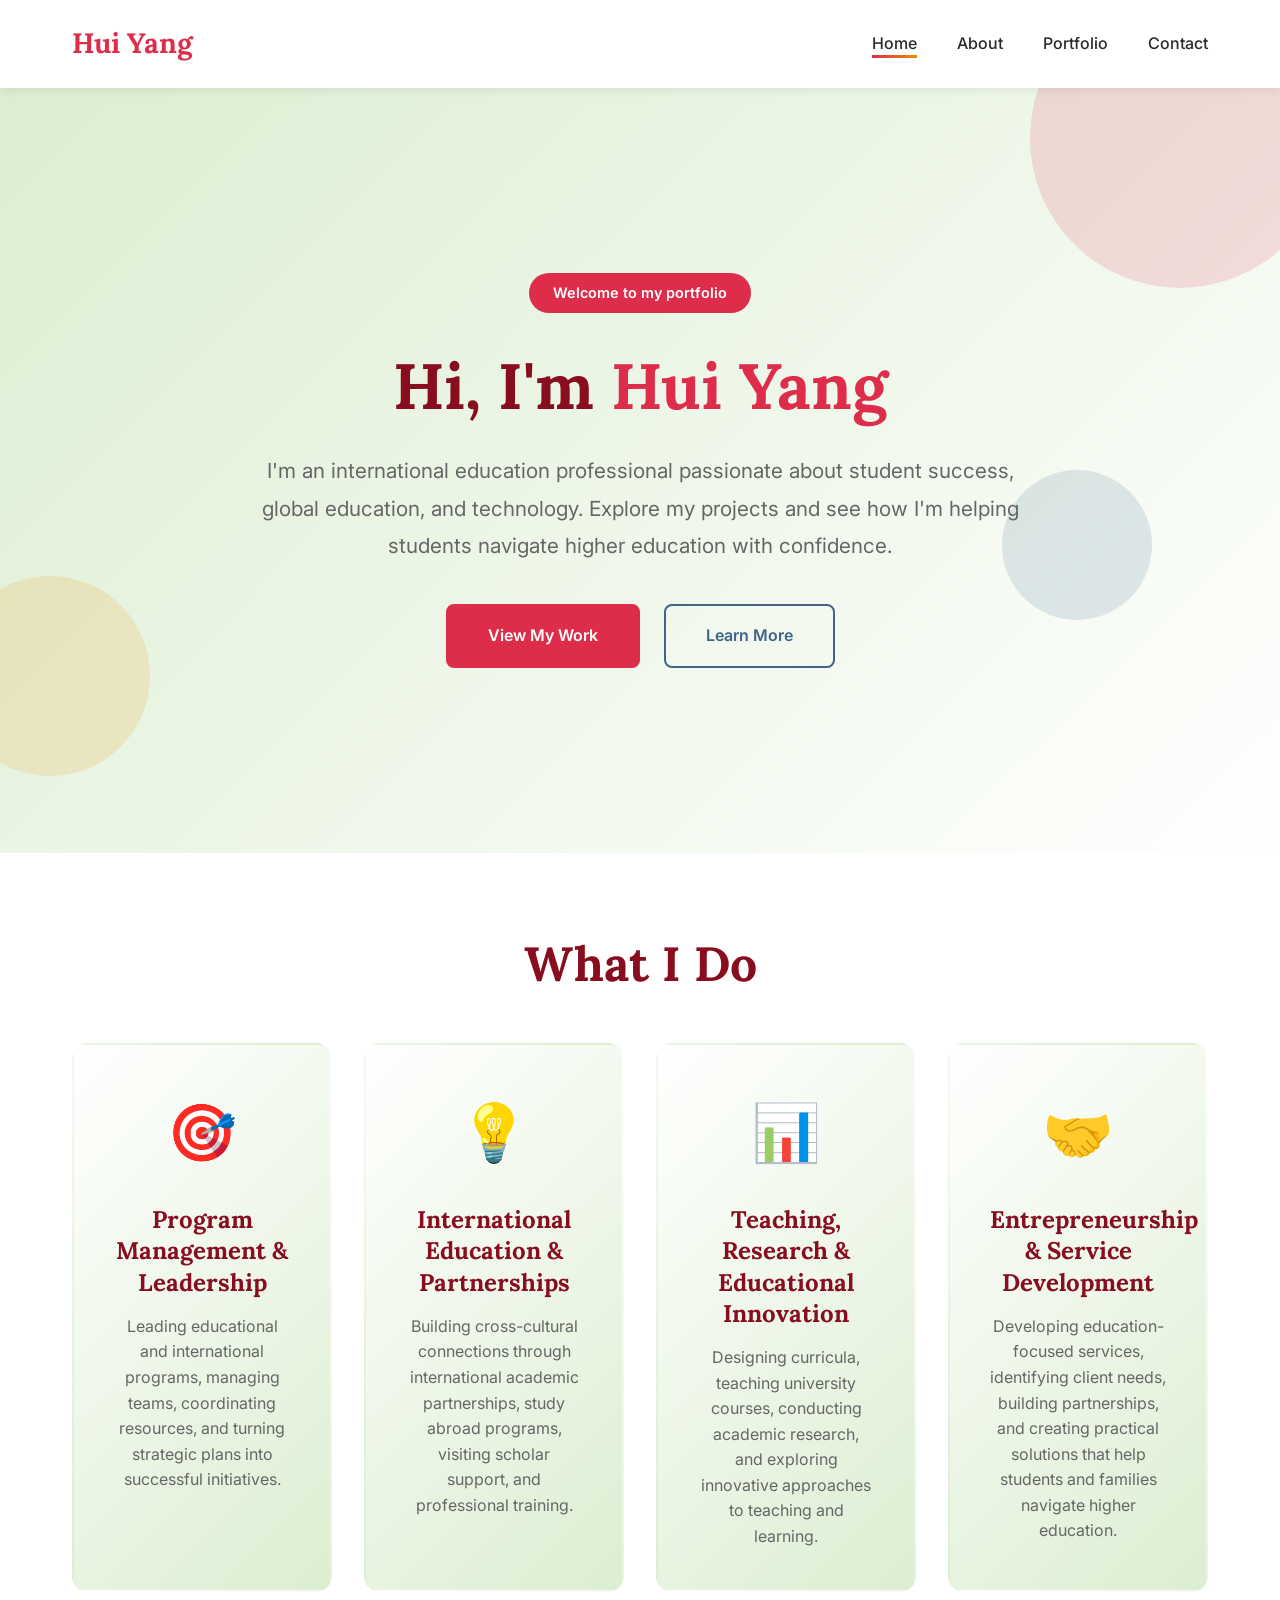
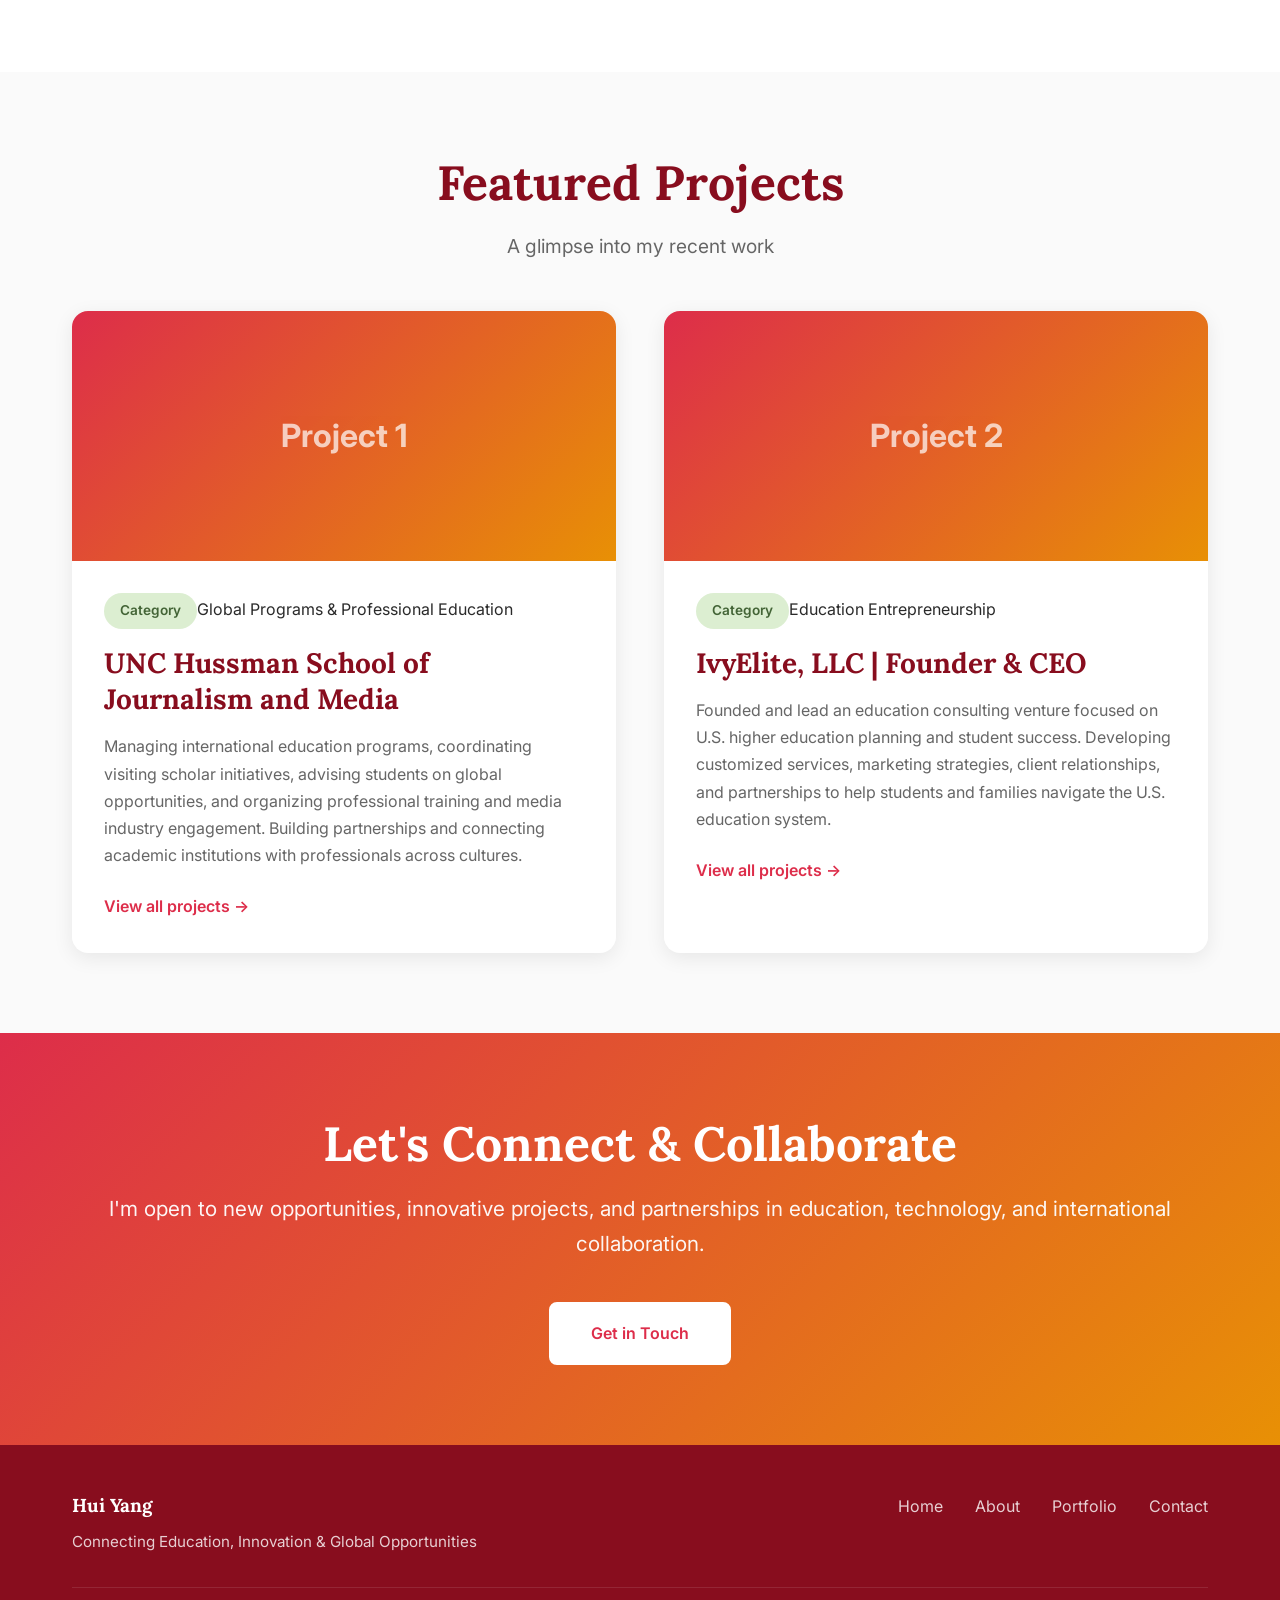
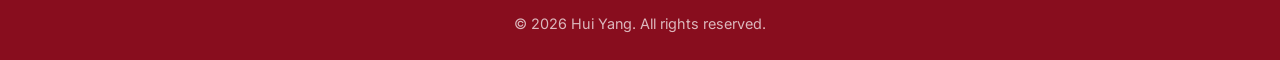
<file: index.html>
<!DOCTYPE html>
<html lang="en">
<head>
    <meta charset="UTF-8">
    <meta name="viewport" content="width=device-width, initial-scale=1.0">
    <title>Hui Yang - Portfolio</title>
    <link rel="stylesheet" href="styles.css">
    <!-- Google Fonts as fallbacks -->
    <link rel="preconnect" href="https://fonts.googleapis.com">
    <link rel="preconnect" href="https://fonts.gstatic.com" crossorigin>
    <link href="https://fonts.googleapis.com/css2?family=Lora:wght@400;600;700&family=Inter:wght@300;400;500;600;700&display=swap" rel="stylesheet">
</head>
<body>
    <!-- Navigation -->
    <nav class="navbar">
        <div class="nav-container">
            <a href="index.html" class="logo">Hui Yang</a>
            <ul class="nav-menu">
                <li><a href="index.html" class="active">Home</a></li>
                <li><a href="about.html">About</a></li>
                <li><a href="portfolio.html">Portfolio</a></li>
                <li><a href="contact.html">Contact</a></li>
            </ul>
        </div>
    </nav>

    <!-- Hero Section -->
    <section class="hero">
        <div class="hero-content">
            <div class="hero-badge">Welcome to my portfolio</div>
            <h1 class="hero-title">Hi, I'm <span class="highlight">Hui Yang</span></h1>
            <p class="hero-description">
                I'm an international education professional passionate about student success, global education, and technology.
                        Explore my projects and see how I'm helping students navigate higher education with confidence.
            </p>
            <div class="hero-buttons">
                <a href="portfolio.html" class="btn btn-primary">View My Work</a>
                <a href="about.html" class="btn btn-secondary">Learn More</a>
            </div>
        </div>
        <div class="hero-decoration">
            <div class="decoration-circle circle-1"></div>
            <div class="decoration-circle circle-2"></div>
            <div class="decoration-circle circle-3"></div>
        </div>
    </section>

    <!-- Quick Highlights Section -->
    <section class="highlights">
        <div class="container">
            <h2 class="section-title">What I Do</h2>
            <div class="highlights-grid">
                <div class="highlight-card card-1">
                    <div class="card-icon">🎯</div>
                    <h3>Program Management & Leadership</h3>
                    <p>Leading educational and international programs, managing teams, coordinating resources, and turning strategic plans into successful initiatives.</p>
                </div>
                <div class="highlight-card card-2">
                    <div class="card-icon">💡</div>
                    <h3>International Education & Partnerships</h3>
                    <p>Building cross-cultural connections through international academic partnerships, 
                        study abroad programs, visiting scholar support, and professional training.</p>
                </div>
                <div class="highlight-card card-3">
                    <div class="card-icon">📊</div>
                    <h3>Teaching, Research & Educational Innovation</h3>
                    <p>Designing curricula, teaching university courses, conducting academic research, 
                        and exploring innovative approaches to teaching and learning.</p>
                </div>
                <div class="highlight-card card-4">
                    <div class="card-icon">🤝</div>
                    <h3>Entrepreneurship & Service Development</h3>
                    <p>Developing education-focused services, identifying client needs, building partnerships, 
                        and creating practical solutions that help students and families navigate higher education.</p>
                </div>
            </div>
        </div>
    </section>

    <!-- Featured Projects Preview -->
    <section class="featured-projects">
        <div class="container">
            <h2 class="section-title">Featured Projects</h2>
            <p class="section-subtitle">A glimpse into my recent work</p>
            
            <div class="projects-preview">
                <article class="project-preview">
                    <div class="project-preview-image">
                        <div class="preview-placeholder">Project 1</div>
                    </div>
                    <div class="project-preview-content">
                        <span class="project-category">Category</span>Global Programs & Professional Education
                        <h3> UNC Hussman School of Journalism and Media</h3>
                        <p>Managing international education programs,
        coordinating visiting scholar initiatives,
        advising students on global opportunities,
        and organizing professional training and
        media industry engagement. Building
        partnerships and connecting academic
        institutions with professionals across cultures.</p>
                        <a href="portfolio.html" class="link-arrow">View all projects →</a>
                    </div>
                </article>

                <article class="project-preview">
                    <div class="project-preview-image">
                        <div class="preview-placeholder">Project 2</div>
                    </div>
                    <div class="project-preview-content">
                        <span class="project-category">Category</span>Education Entrepreneurship
                        <h3>IvyElite, LLC | Founder & CEO</h3>
                        <p>Founded and lead an education consulting
        venture focused on U.S. higher education
        planning and student success. Developing
        customized services, marketing strategies,
        client relationships, and partnerships to help
        students and families navigate the U.S.
        education system.</p>
                        <a href="portfolio.html" class="link-arrow">View all projects →</a>
                    </div>
                </article>
            </div>
        </div>
    </section>

    <!-- Call to Action -->
    <section class="cta-section">
        <div class="container">
            <div class="cta-content">
                <h2>Let's Connect & Collaborate</h2>
                <p>I'm open to new opportunities, innovative projects,
        and partnerships in education, technology,
        and international collaboration.</p>
                <a href="contact.html" class="btn btn-light">Get in Touch</a>
            </div>
        </div>
    </section>

    <!-- Footer -->
    <footer class="footer">
        <div class="container">
            <div class="footer-content">
                <div class="footer-left">
                    <h3>Hui Yang</h3>
                    <p>Connecting Education, Innovation & Global Opportunities</p>
                </div>
                <div class="footer-links">
                    <a href="index.html">Home</a>
                    <a href="about.html">About</a>
                    <a href="portfolio.html">Portfolio</a>
                    <a href="contact.html">Contact</a>
                </div>
            </div>
            <div class="footer-bottom">
                <p>&copy; 2026 Hui Yang. All rights reserved.</p>
            </div>
        </div>
    </footer>
</body>
</html>
</file>
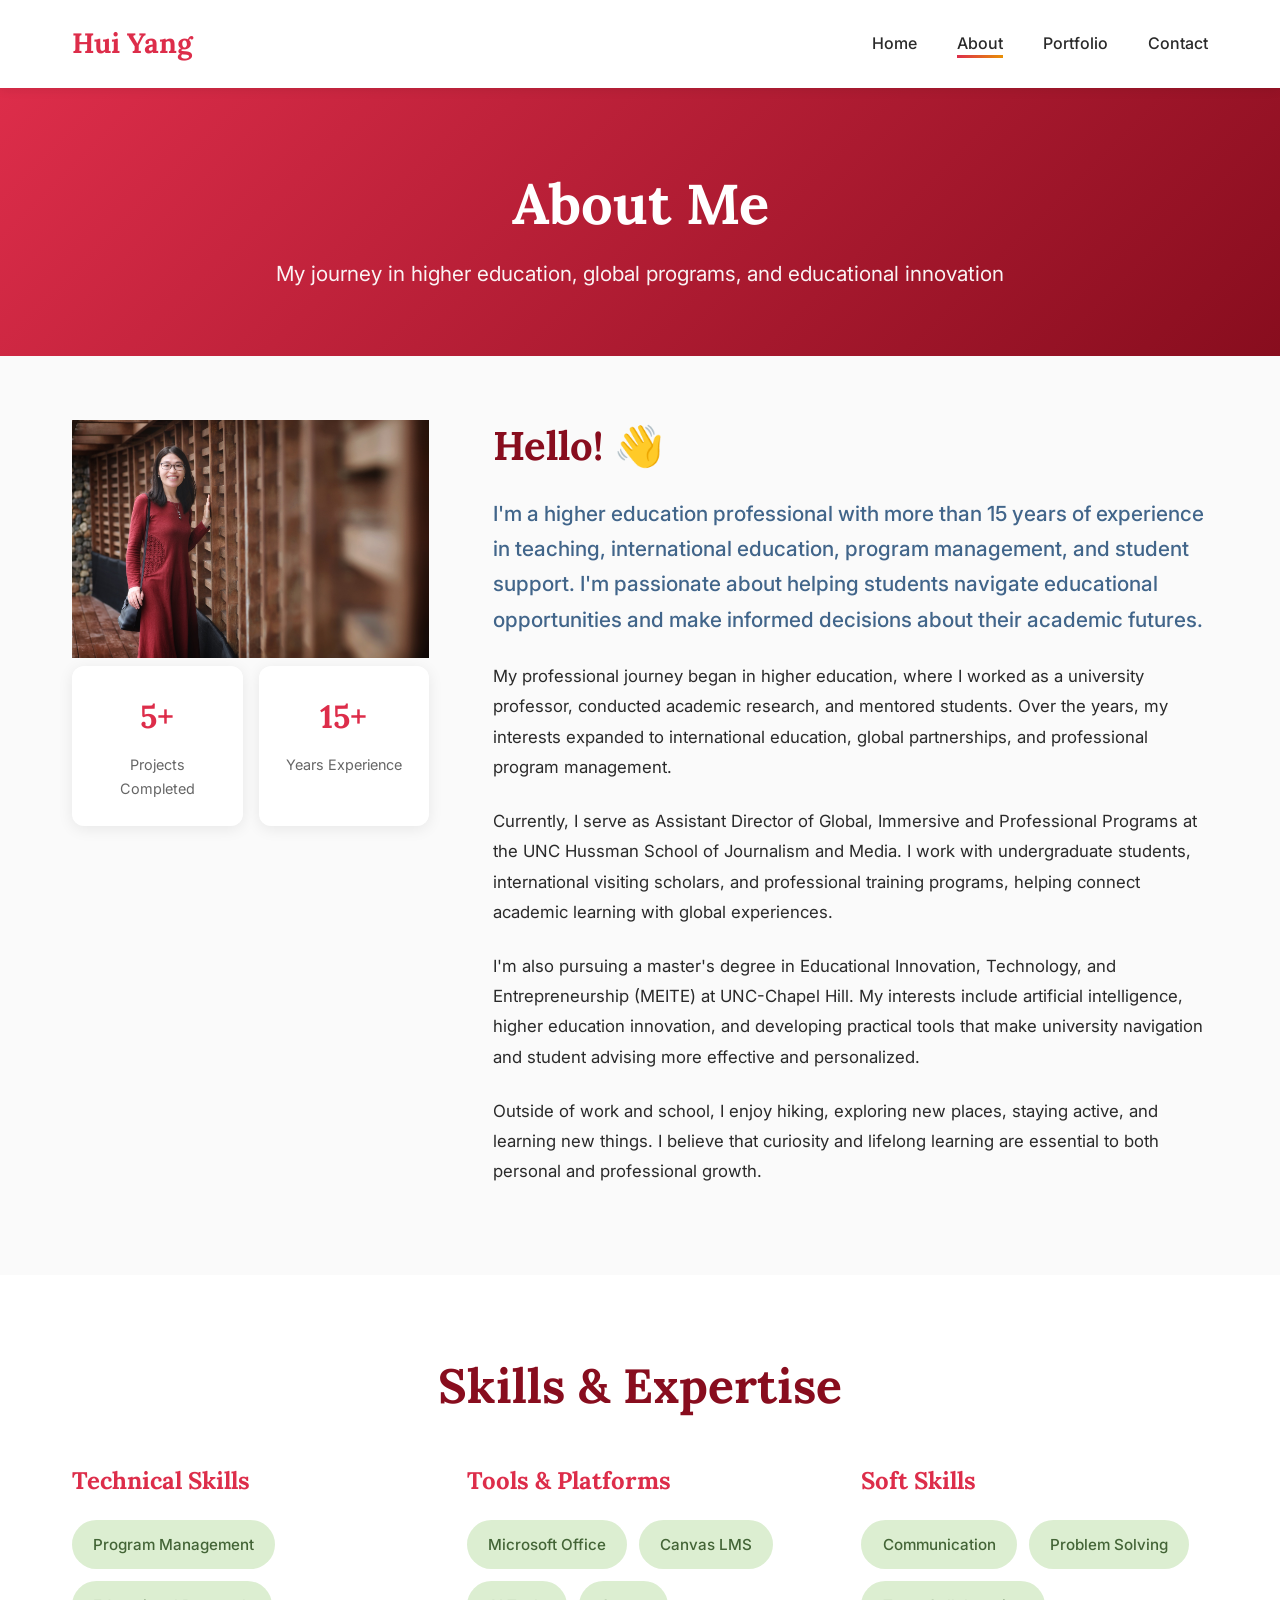
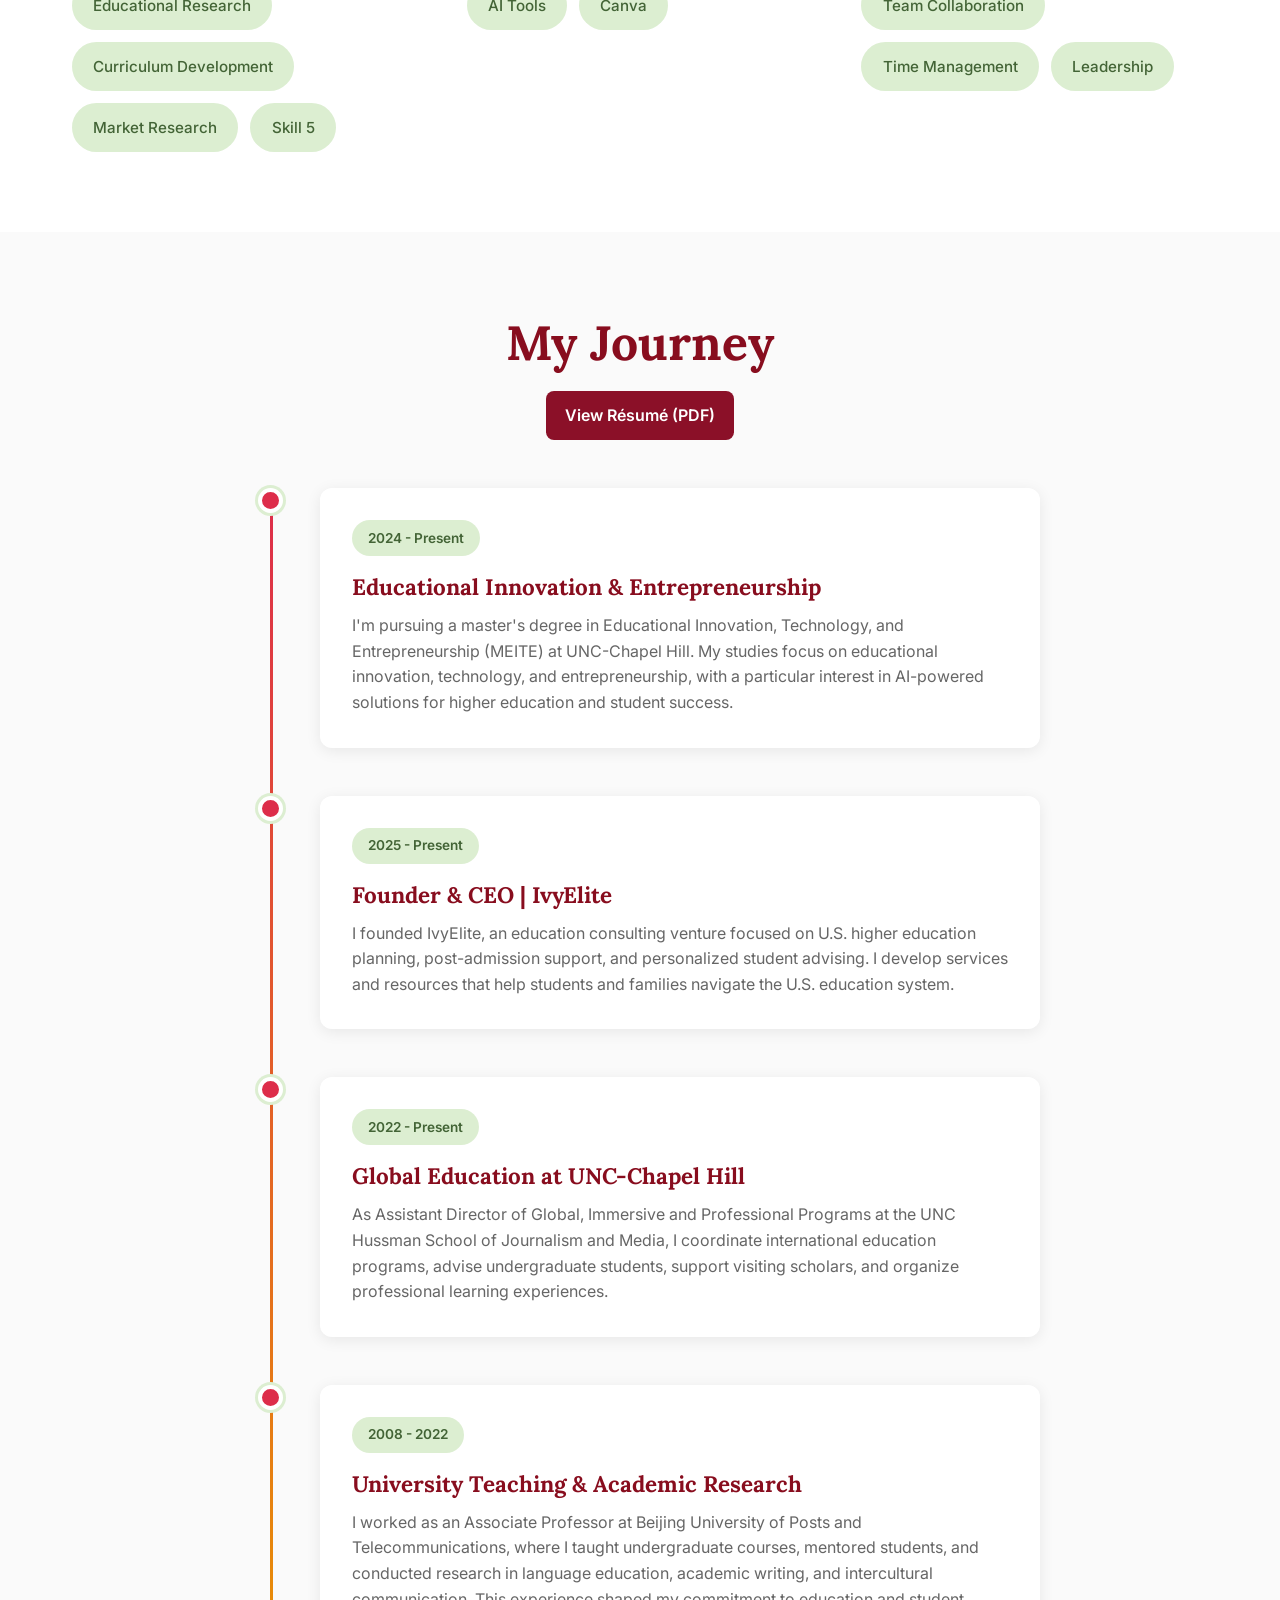
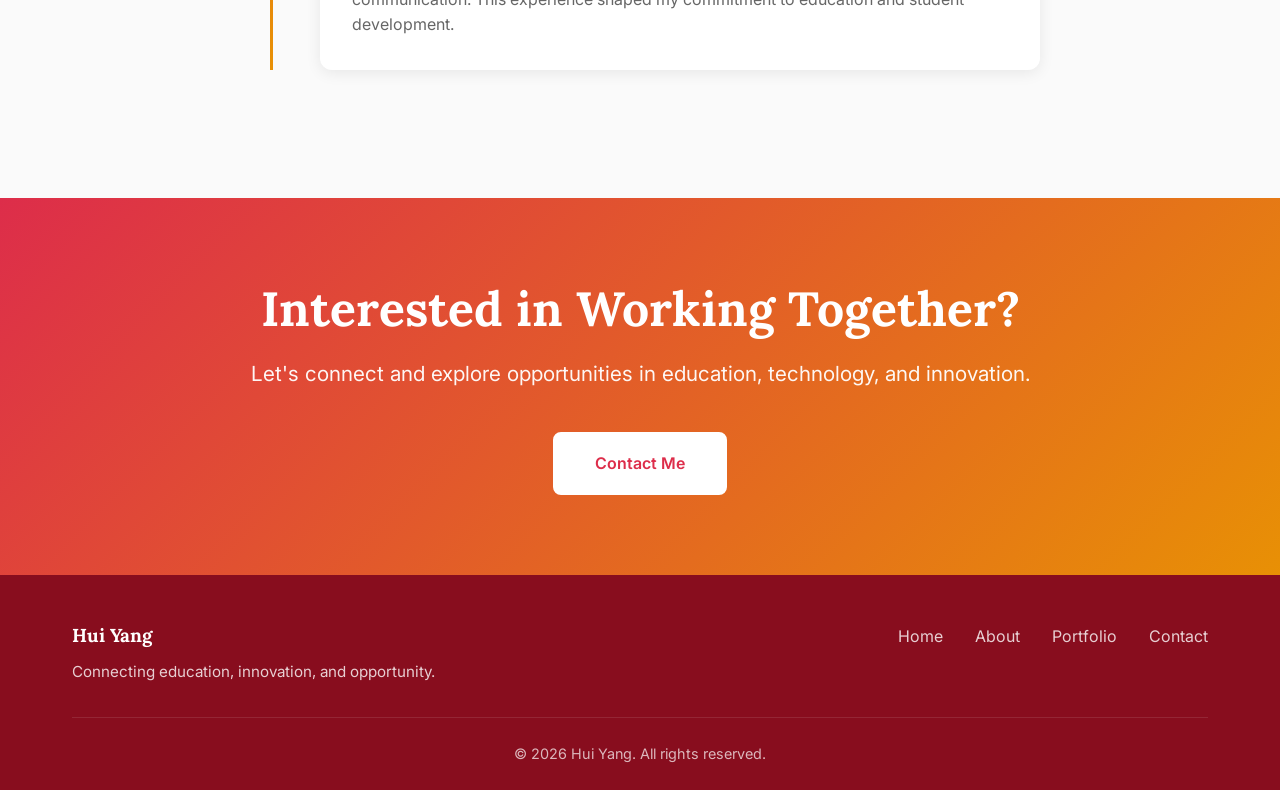
<file: about.html>
<!DOCTYPE html>
<html lang="en">
<head>
    <meta charset="UTF-8">
    <meta name="viewport" content="width=device-width, initial-scale=1.0">
    <title>About - Hui Yang</title>
    <link rel="stylesheet" href="styles.css">
    <link rel="preconnect" href="https://fonts.googleapis.com">
    <link rel="preconnect" href="https://fonts.gstatic.com" crossorigin>
    <link href="https://fonts.googleapis.com/css2?family=Lora:wght@400;600;700&family=Inter:wght@300;400;500;600;700&display=swap" rel="stylesheet">
</head>
<body>
    <!-- Navigation -->
    <nav class="navbar">
        <div class="nav-container">
            <a href="index.html" class="logo">Hui Yang</a>
            <ul class="nav-menu">
                <li><a href="index.html">Home</a></li>
                <li><a href="about.html" class="active">About</a></li>
                <li><a href="portfolio.html">Portfolio</a></li>
                <li><a href="contact.html">Contact</a></li>
            </ul>
        </div>
    </nav>

    <!-- Page Header -->
    <section class="page-header">
        <div class="container">
            <h1 class="page-title">About Me</h1>
            <p class="page-description">My journey in higher education,
                global programs, and educational innovation</p>
        </div>
    </section>

    <!-- About Content -->
    <section class="about-content">
        <div class="container">
            <div class="about-grid">
                <!-- Photo/Visual Section -->
                <div class="about-visual">
                    <img src="images/my-profile.jpg.jpg" alt="Hui Yang" class="profile-photo">
                    <div class="about-stats">
                        <div class="stat-box">
                            <span class="stat-number">5+</span>
                            <span class="stat-label">Projects Completed</span>
                        </div>
                        <div class="stat-box">
                            <span class="stat-number">15+</span>
                            <span class="stat-label">Years Experience</span>
                        </div>
                    </div>
                </div>

                <!-- Text Content -->
                <div class="about-text">
                    <h2>Hello! 👋</h2>
                    <p class="lead">
                       I'm a higher education professional
                        with more than 15 years of experience
                        in teaching, international education,
                        program management, and student support.
                        I'm passionate about helping students
                        navigate educational opportunities
                        and make informed decisions about
                        their academic futures.
                    </p>
                    <p>
                        My professional journey began in higher
                        education, where I worked as a university
                        professor, conducted academic research,
                        and mentored students. Over the years,
                        my interests expanded to international
                        education, global partnerships, and
                        professional program management.
                    </p>
                    <p>
                        Currently, I serve as Assistant Director
                        of Global, Immersive and Professional
                        Programs at the UNC Hussman School of
                        Journalism and Media. I work with
                        undergraduate students, international
                        visiting scholars, and professional
                        training programs, helping connect
                        academic learning with global experiences.
                    </p>
                    <p>
                       I'm also pursuing a master's degree in
                        Educational Innovation, Technology,
                        and Entrepreneurship (MEITE) at
                        UNC-Chapel Hill. My interests include
                        artificial intelligence, higher education
                        innovation, and developing practical
                        tools that make university navigation
                        and student advising more effective
                        and personalized.
                    </p>
                     <p>
                        Outside of work and school, I enjoy
                        hiking, exploring new places, staying
                        active, and learning new things.
                        I believe that curiosity and lifelong
                        learning are essential to both personal
                        and professional growth. 
                      <p>
                          
                </div>
            </div>
        </div>
    </section>

    <!-- Skills Section -->
    <section class="skills-section">
        <div class="container">
            <h2 class="section-title">Skills & Expertise</h2>
            
            <div class="skills-categories">
                <div class="skill-category">
                    <h3>Technical Skills</h3>
                    <div class="skill-tags">
                        <span class="skill-tag"> Program Management</span>
                        <span class="skill-tag"> Educational Research</span>
                        <span class="skill-tag">Curriculum Development</span>
                        <span class="skill-tag">Market Research</span>
                        <span class="skill-tag">Skill 5</span>
                    </div>
                </div>

                <div class="skill-category">
                    <h3>Tools & Platforms</h3>
                    <div class="skill-tags">
                        <span class="skill-tag">Microsoft Office</span>
                        <span class="skill-tag"> Canvas LMS</span>
                        <span class="skill-tag">AI Tools</span>
                        <span class="skill-tag">Canva</span>
                    </div>
                </div>

                <div class="skill-category">
                    <h3>Soft Skills</h3>
                    <div class="skill-tags">
                        <span class="skill-tag">Communication</span>
                        <span class="skill-tag">Problem Solving</span>
                        <span class="skill-tag">Team Collaboration</span>
                        <span class="skill-tag">Time Management</span>
                        <span class="skill-tag">Leadership</span>
                    </div>
                </div>
            </div>
        </div>
    </section>

    <!-- Education/Experience Timeline -->
    <section class="timeline-section">
        <div class="container">
            <h2 class="section-title">My Journey</h2>
            <div style="text-align: center; margin: 0 0 2rem;">
    <a href="./Resume.pdf" target="_blank" rel="noopener"
       style="display: inline-block; padding: 0.7rem 1.2rem;
              border-radius: 8px; background: #8b1028; color: #fff;
              font-weight: 600; text-decoration: none;">
        View Résumé (PDF)
    </a>
</div>
            
            <div class="timeline">
                <div class="timeline-item">
                    <div class="timeline-dot"></div>
                    <div class="timeline-content">
                        <span class="timeline-date">2024 - Present</span>
                        <h3>Educational Innovation & Entrepreneurship</h3>
                        <p>I'm pursuing a master's degree
                            in Educational Innovation,
                            Technology, and Entrepreneurship
                            (MEITE) at UNC-Chapel Hill.
                            My studies focus on educational
                            innovation, technology, and
                            entrepreneurship, with a particular
                            interest in AI-powered solutions
                            for higher education and
                            student success.</p>
                    </div>
                </div>

                <div class="timeline-item">
                    <div class="timeline-dot"></div>
                    <div class="timeline-content">
                        <span class="timeline-date">2025 - Present</span>
                        <h3>Founder & CEO | IvyElite </h3>
                        <p>I founded IvyElite, an education
                            consulting venture focused on U.S.
                            higher education planning,
                            post-admission support, and
                            personalized student advising.
                            I develop services and resources
                            that help students and families
                            navigate the U.S. education system.</p>
                    </div>
                </div>

                <div class="timeline-item">
                    <div class="timeline-dot"></div>
                    <div class="timeline-content">
                        <span class="timeline-date">2022 - Present</span>
                        <h3>Global Education at UNC-Chapel Hill</h3>
                        <p> As Assistant Director of Global,
                            Immersive and Professional Programs
                            at the UNC Hussman School of
                            Journalism and Media, I coordinate
                            international education programs,
                            advise undergraduate students,
                            support visiting scholars,
                            and organize professional
                            learning experiences.</p>
                    </div>
                </div>

                <div class="timeline-item">
                    <div class="timeline-dot"></div>
                    <div class="timeline-content">
                        <span class="timeline-date">2008 - 2022</span>
                        <h3>University Teaching & 
                            Academic Research</h3>
                        <p>I worked as an Associate Professor
                            at Beijing University of Posts
                            and Telecommunications, where I
                            taught undergraduate courses,
                            mentored students, and conducted
                            research in language education,
                            academic writing, and
                            intercultural communication.
                            This experience shaped my
                            commitment to education
                            and student development.</p>
                    </div>
                </div>
            </div>
        </div>
    </section>

    <!-- CTA Section -->
    <section class="cta-section">
        <div class="container">
            <div class="cta-content">
                <h2>Interested in Working Together?</h2>
                <p>Let's connect and explore opportunities
                    in education, technology, and innovation.</p>
                <a href="contact.html" class="btn btn-light">Contact Me</a>
            </div>
        </div>
    </section>

    <!-- Footer -->
    <footer class="footer">
        <div class="container">
            <div class="footer-content">
                <div class="footer-left">
                    <h3>Hui Yang</h3>
                    <p>Connecting education, innovation,
                        and opportunity.</p>
                </div>
                <div class="footer-links">
                    <a href="index.html">Home</a>
                    <a href="about.html">About</a>
                    <a href="portfolio.html">Portfolio</a>
                    <a href="contact.html">Contact</a>
                </div>
            </div>
            <div class="footer-bottom">
                <p>&copy; 2026 Hui Yang. All rights reserved.</p>
            </div>
        </div>
    </footer>
</body>
</html>
</file>
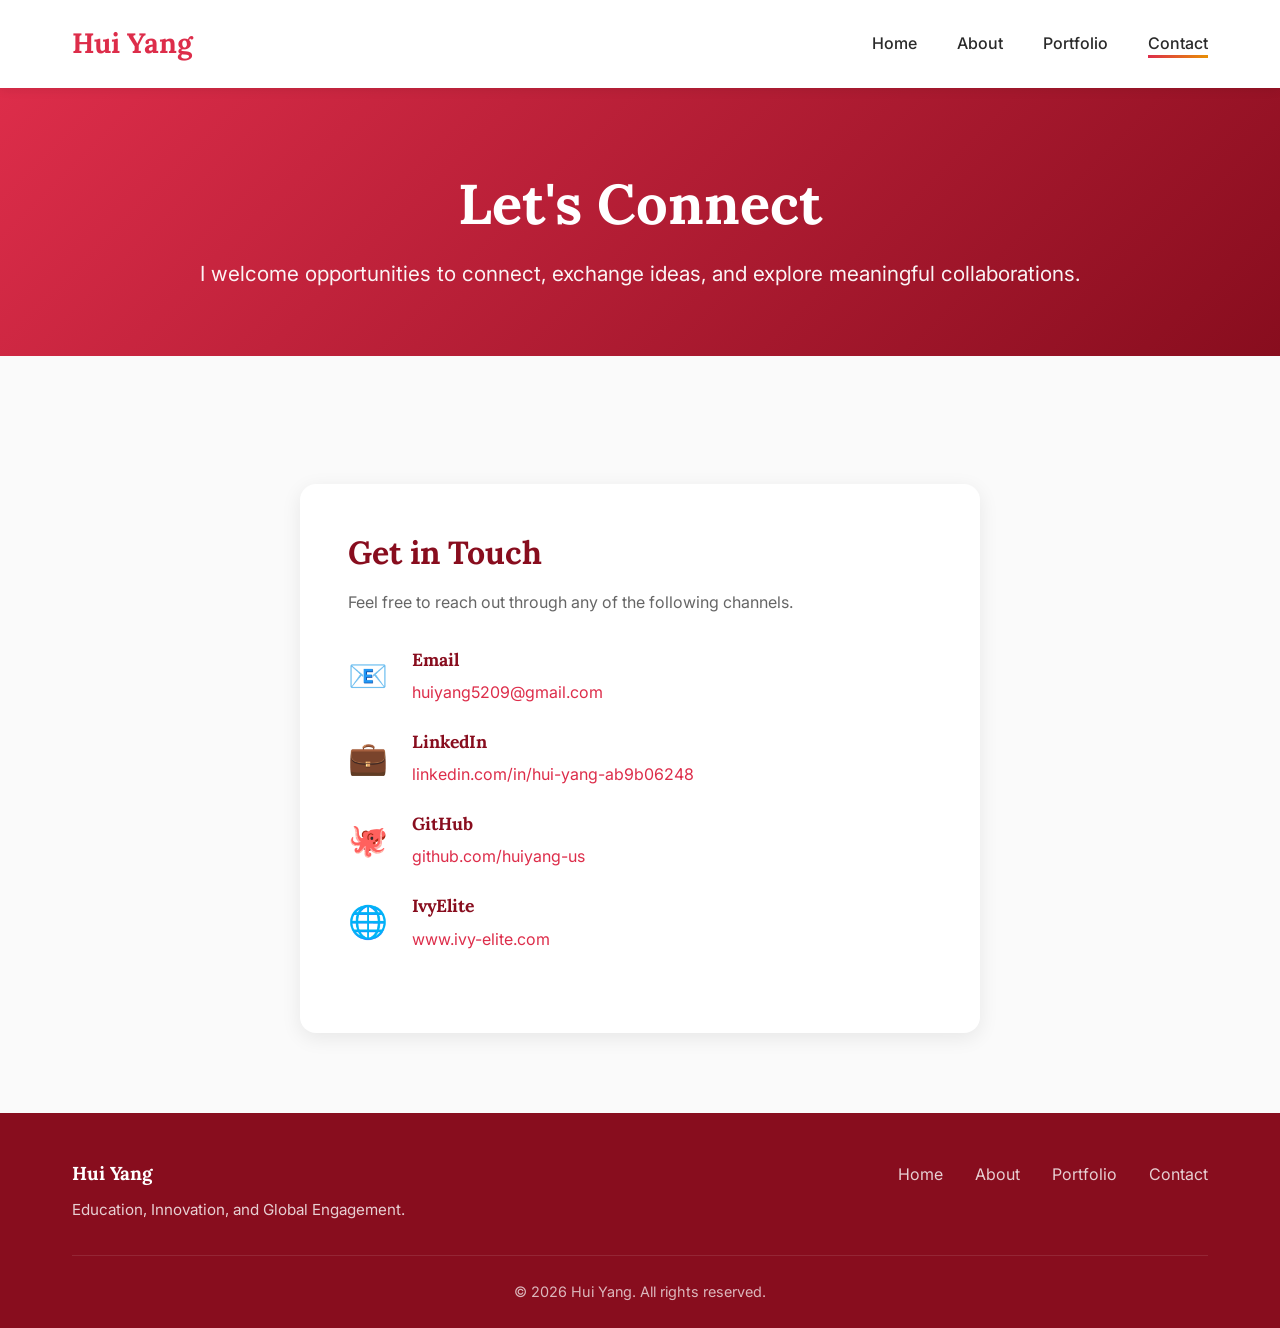
<file: contact.html>
<!DOCTYPE html>
<html lang="en">
<head>
    <meta charset="UTF-8">
    <meta name="viewport" content="width=device-width, initial-scale=1.0">

    <title>Contact - Hui Yang</title>

    <link rel="stylesheet" href="styles.css">

    <link rel="preconnect" href="https://fonts.googleapis.com">
    <link rel="preconnect" href="https://fonts.gstatic.com" crossorigin>

    <link href="https://fonts.googleapis.com/css2?family=Lora:wght@400;600;700&family=Inter:wght@300;400;500;600;700&display=swap" rel="stylesheet">
</head>

<body>

    <!-- Navigation -->
    <nav class="navbar">
        <div class="nav-container">

            <a href="index.html" class="logo">Hui Yang</a>

            <ul class="nav-menu">
                <li><a href="index.html">Home</a></li>
                <li><a href="about.html">About</a></li>
                <li><a href="portfolio.html">Portfolio</a></li>
                <li>
                    <a href="contact.html" class="active">
                        Contact
                    </a>
                </li>
            </ul>

        </div>
    </nav>


    <!-- Page Header -->
    <section class="page-header">
        <div class="container">

            <h1 class="page-title">Let's Connect</h1>

            <p class="page-description">
                I welcome opportunities to connect,
                exchange ideas, and explore meaningful
                collaborations.
            </p>

        </div>
    </section>


    <!-- Contact Section -->
    <section class="contact-section">
        <div class="container">

            <div class="contact-grid" style="
                display: flex;
                justify-content: center;
            ">

                <div class="contact-info-panel" style="
                    width: 100%;
                    max-width: 680px;
                    box-sizing: border-box;
                ">

                    <h2>Get in Touch</h2>

                    <p>
                        Feel free to reach out through
                        any of the following channels.
                    </p>


                    <div class="contact-methods">

                        <!-- Email -->
                        <div class="contact-item">

                            <div class="contact-icon">
                                📧
                            </div>

                            <div class="contact-details">

                                <h4>Email</h4>

                                <a href="mailto:huiyang5209@gmail.com">
                                    huiyang5209@gmail.com
                                </a>

                            </div>
                        </div>


                        <!-- LinkedIn -->
                        <div class="contact-item">

                            <div class="contact-icon">
                                💼
                            </div>

                            <div class="contact-details">

                                <h4>LinkedIn</h4>

                                <a href="https://www.linkedin.com/in/hui-yang-ab9b06248/"
                                   target="_blank"
                                   rel="noopener noreferrer">
                                    linkedin.com/in/hui-yang-ab9b06248
                                </a>

                            </div>
                        </div>


                        <!-- GitHub -->
                        <div class="contact-item">

                            <div class="contact-icon">
                                🐙
                            </div>

                            <div class="contact-details">

                                <h4>GitHub</h4>

                                <a href="https://github.com/huiyang-us"
                                   target="_blank"
                                   rel="noopener noreferrer">
                                    github.com/huiyang-us
                                </a>

                            </div>
                        </div>


                        <!-- IvyElite Website -->
                        <div class="contact-item">

                            <div class="contact-icon">
                                🌐
                            </div>

                            <div class="contact-details">

                                <h4>IvyElite</h4>

                                <a href="https://www.ivy-elite.com"
                                   target="_blank"
                                   rel="noopener noreferrer">
                                    www.ivy-elite.com
                                </a>

                            </div>
                        </div>

                    </div>

                </div>
            </div>
        </div>
    </section>


    <!-- Footer -->
    <footer class="footer">
        <div class="container">

            <div class="footer-content">

                <div class="footer-left">

                    <h3>Hui Yang</h3>

                    <p>
                        Education, Innovation,
                        and Global Engagement.
                    </p>

                </div>


                <div class="footer-links">

                    <a href="index.html">Home</a>

                    <a href="about.html">About</a>

                    <a href="portfolio.html">Portfolio</a>

                    <a href="contact.html">Contact</a>

                </div>

            </div>


            <div class="footer-bottom">

                <p>
                    &copy; 2026 Hui Yang.
                    All rights reserved.
                </p>

            </div>

        </div>
    </footer>

</body>
</html>
</file>
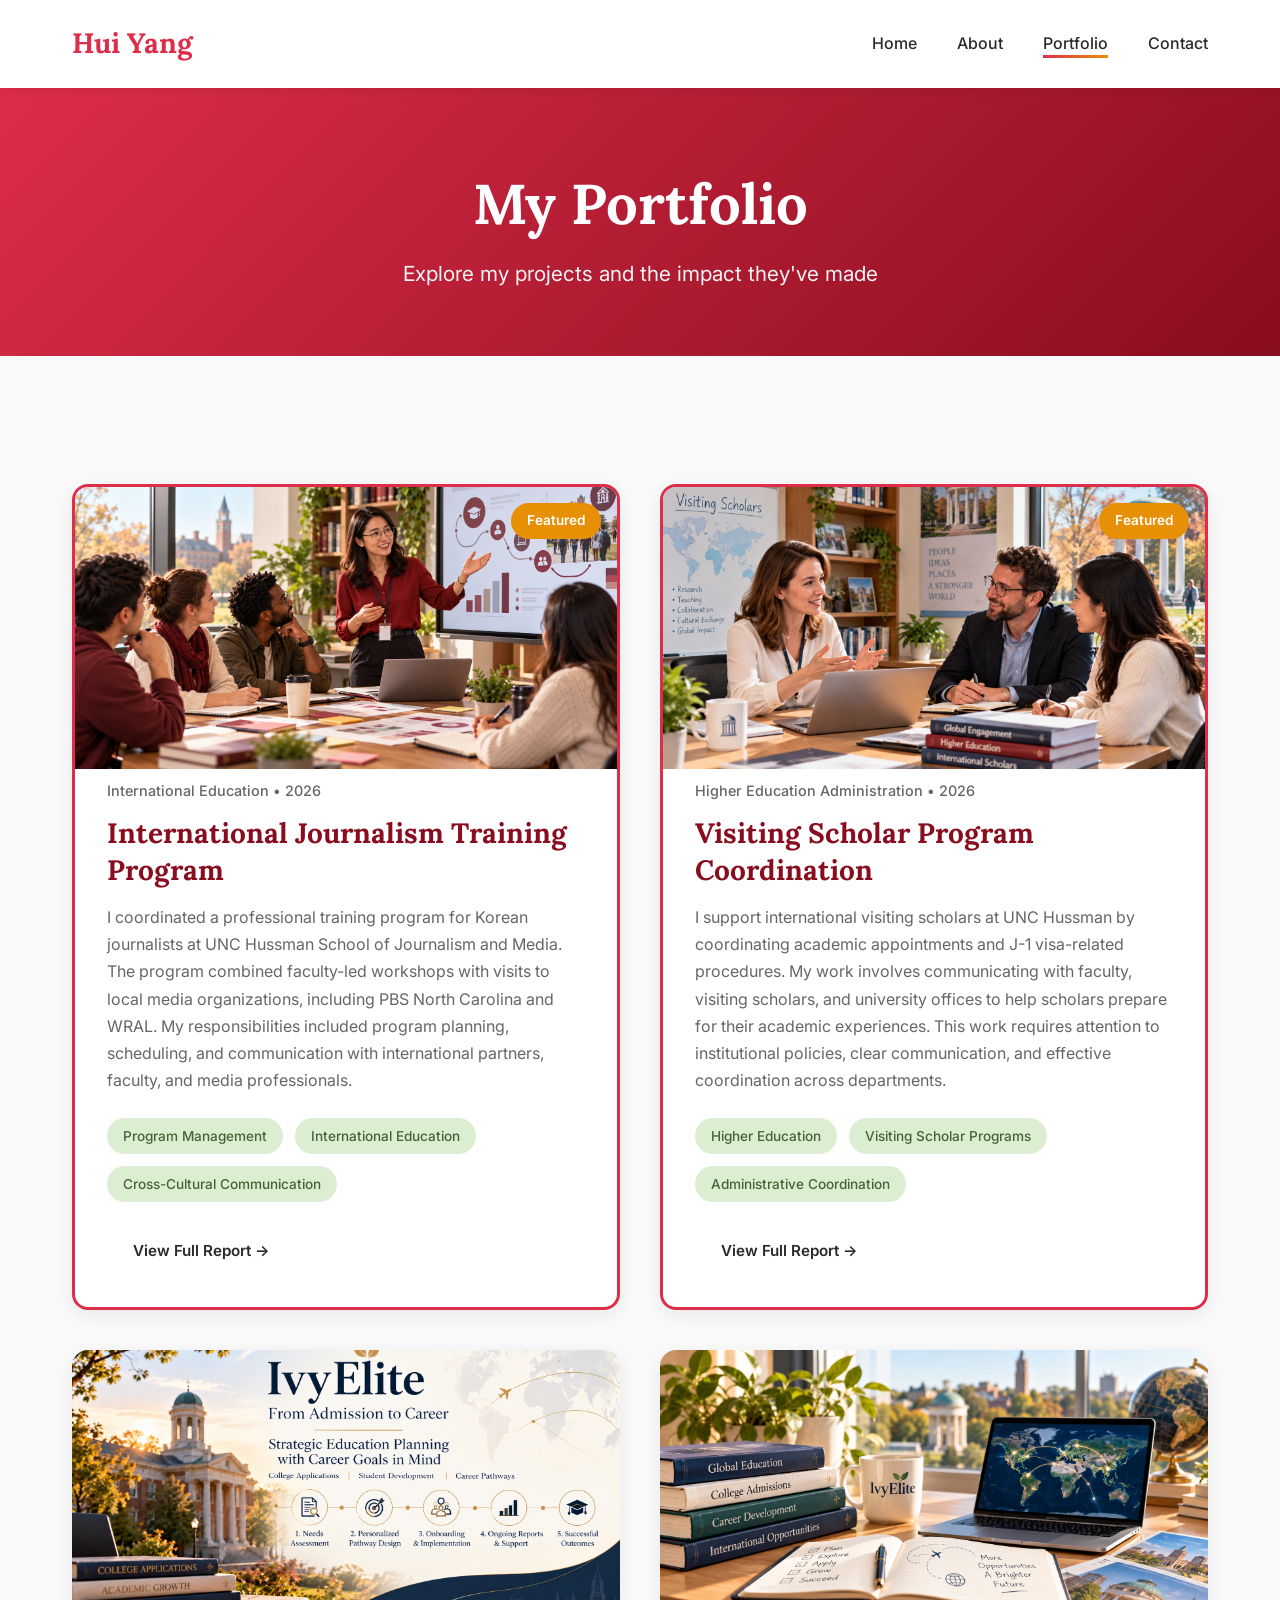
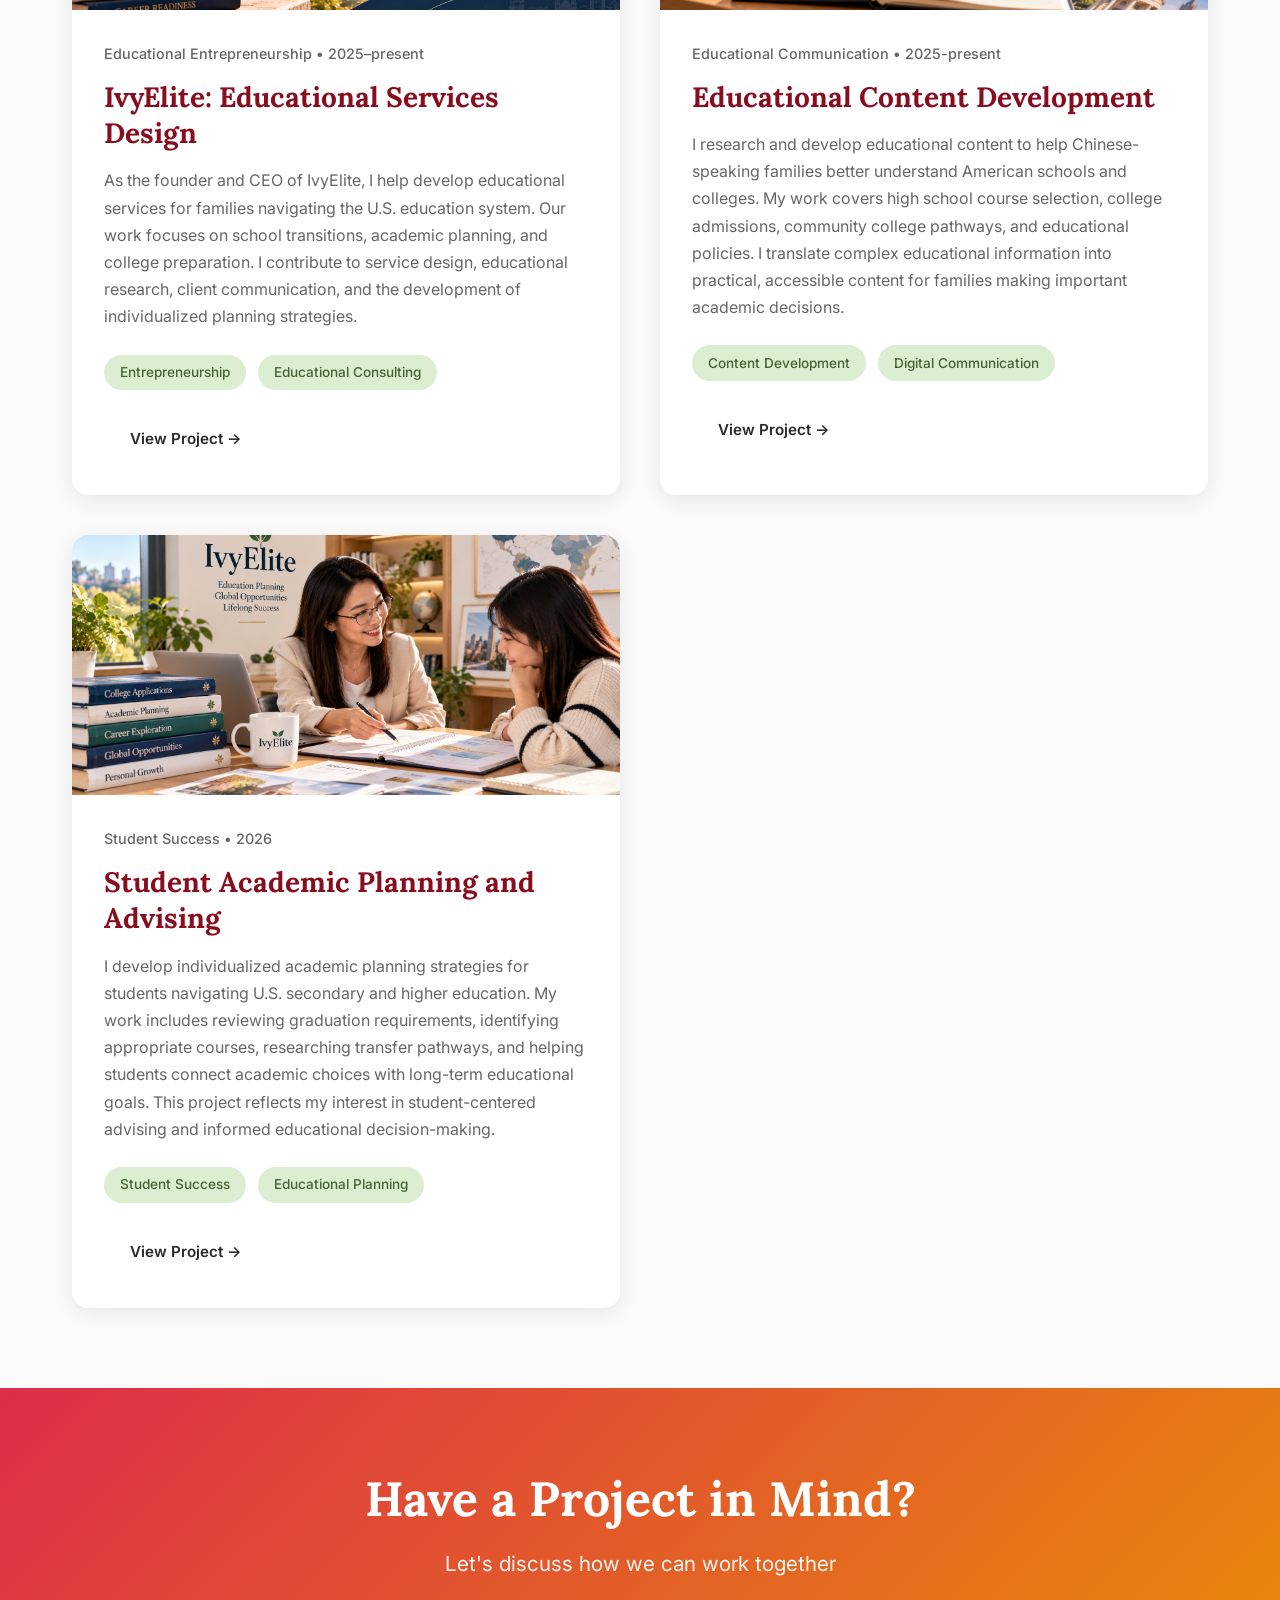
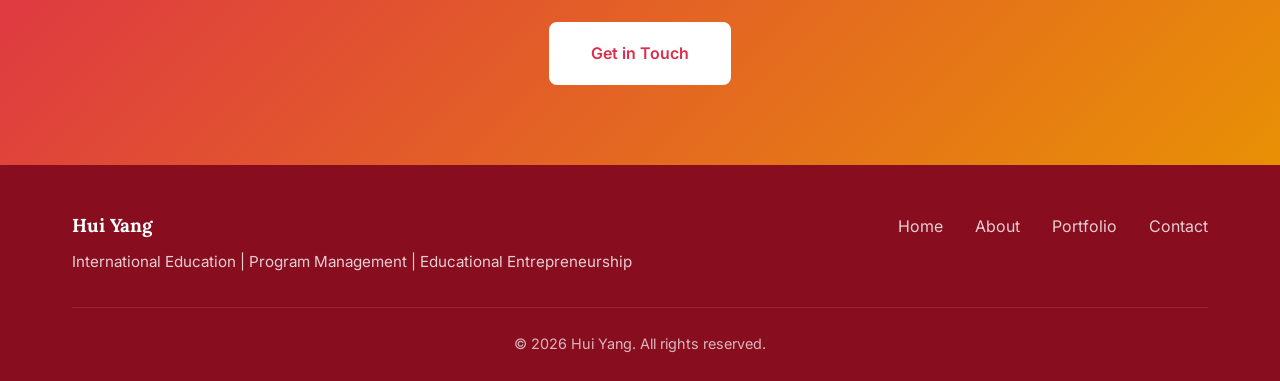
<file: portfolio.html>
<!DOCTYPE html>
<html lang="en">
<head>
    <meta charset="UTF-8">
    <meta name="viewport" content="width=device-width, initial-scale=1.0">
    <title>Portfolio - Hui Yang </title>
    <link rel="stylesheet" href="styles.css">
    <link rel="preconnect" href="https://fonts.googleapis.com">
    <link rel="preconnect" href="https://fonts.gstatic.com" crossorigin>
    <link href="https://fonts.googleapis.com/css2?family=Lora:wght@400;600;700&family=Inter:wght@300;400;500;600;700&display=swap" rel="stylesheet">
</head>
<body>
    <!-- Navigation -->
    <nav class="navbar">
        <div class="nav-container">
            <a href="index.html" class="logo">Hui Yang</a>
            <ul class="nav-menu">
                <li><a href="index.html">Home</a></li>
                <li><a href="about.html">About</a></li>
                <li><a href="portfolio.html" class="active">Portfolio</a></li>
                <li><a href="contact.html">Contact</a></li>
            </ul>
        </div>
    </nav>

    <!-- Page Header -->
    <section class="page-header">
        <div class="container">
            <h1 class="page-title">My Portfolio</h1>
            <p class="page-description">Explore my projects and the impact they've made</p>
        </div>
    </section>

    <!-- Portfolio Grid -->
    <section class="portfolio-section">
        <div class="container">
            <div class="portfolio-grid">
                
                <!-- Project 1 - Links to Report Page -->
                <article class="portfolio-card featured">
                    <div class="portfolio-image">
                      <div class="project-image">
   <img src="images/kpf-training.png.png"
     alt="International Journalism Training Program"
     class="project-photo">
</div>
                        <span class="project-badge">Featured</span>
                    </div>
                    <div class="portfolio-content">
                        <span class="project-meta">International Education • 2026</span>
                        <h3>International Journalism Training Program</h3>
                        <p>
                            I coordinated a professional training program for
      Korean journalists at UNC Hussman School of Journalism
      and Media. The program combined faculty-led workshops
      with visits to local media organizations, including
      PBS North Carolina and WRAL. My responsibilities
      included program planning, scheduling, and
      communication with international partners, faculty,
      and media professionals. 
                        </p>
                        <div class="project-tags">
                            <span>Program Management</span>
                            <span>International Education</span>
                            <span>Cross-Cultural Communication</span>
                        </div>
                        <a href="project-report-1.html" class="btn btn-small">View Full Report →</a>
                    </div>
                </article>

                <!-- Project 2 - Links to Report Page -->
                <article class="portfolio-card featured">
                    <div class="portfolio-image">
                        <div class="project-image">
    <img src="images/vis.png"
         alt="Visiting Scholar Program Coordination"
         class="project-photo">
</div>
                        <span class="project-badge">Featured</span>
                    </div>
                    <div class="portfolio-content">
                        <span class="project-meta">Higher Education Administration • 2026</span>
                        <h3>Visiting Scholar Program Coordination</h3>
                        <p>
                            I support international visiting scholars
                            at UNC Hussman by coordinating academic
                            appointments and J-1 visa-related procedures.
                            My work involves communicating with faculty,
                            visiting scholars, and university offices
                            to help scholars prepare for their academic
                            experiences. This work requires attention
                            to institutional policies, clear communication,
                            and effective coordination across departments.
                        </p>
                        <div class="project-tags">
                            <span>Higher Education</span>
                            <span>Visiting Scholar Programs</span>
                            <span>Administrative Coordination</span>
                        </div>
                        <a href="project-report-2.html" class="btn btn-small">View Full Report →</a>
                    </div>
                </article>

                <!-- Project 3 - External link or no link -->
                <article class="portfolio-card">
                    <div class="portfolio-image">
                        <img src="images/ivyelite.png"
     alt="IvyElite Educational Services Design"
     class="project-photo">
                    </div>
                    <div class="portfolio-content">
                        <span class="project-meta">Educational Entrepreneurship • 2025–present</span>
                        <h3>IvyElite: Educational Services Design</h3>
                        <p>
                            As the founder and CEO of IvyElite, I help develop
                            educational services for families navigating
                            the U.S. education system. Our work focuses
                            on school transitions, academic planning,
                            and college preparation. I contribute to
                            service design, educational research,
                            client communication, and the development
                            of individualized planning strategies.
                        </p>
                        <div class="project-tags">
                            <span>Entrepreneurship</span>
                            <span>Educational Consulting</span>
                        </div>
                        <a href="#" class="btn btn-small">View Project →</a>
                    </div>
                </article>

                <!-- Project 4 -->
                <article class="portfolio-card">
                    <div class="portfolio-image">
                       <img src="images/content.png"
     alt="Educational Content Development"
     class="project-photo">
                    </div>
                    <div class="portfolio-content">
                        <span class="project-meta">Educational Communication • 2025-present</span>
                        <h3>Educational Content Development</h3>
                        <p>
                            I research and develop educational content
                            to help Chinese-speaking families better
                            understand American schools and colleges.
                            My work covers high school course selection,
                            college admissions, community college
                            pathways, and educational policies.
                            I translate complex educational information
                            into practical, accessible content for
                            families making important academic decisions.
                        </p>
                        <div class="project-tags">
                            <span>Content Development</span>
                            <span>Digital Communication</span>
                        </div>
                        <a href="#" class="btn btn-small">View Project →</a>
                    </div>
                </article>

                <!-- Project 5 -->
                <article class="portfolio-card">
                    <div class="portfolio-image">
                       <img src="images/mentor.png"
     alt="Student Academic Planning and Advising"
     class="project-photo">
                    </div>
                    <div class="portfolio-content">
                        <span class="project-meta">Student Success • 2026</span>
                        <h3>Student Academic Planning and Advising</h3>
                        <p>
                             I develop individualized academic planning
                            strategies for students navigating U.S.
                            secondary and higher education. My work
                            includes reviewing graduation requirements,
                            identifying appropriate courses, researching
                            transfer pathways, and helping students
                            connect academic choices with long-term
                            educational goals. This project reflects
                            my interest in student-centered advising
                            and informed educational decision-making.
                        </p>
                        <div class="project-tags">
                            <span>Student Success</span>
                            <span>Educational Planning</span>
                        </div>
                        <a href="#" class="btn btn-small">View Project →</a>
                    </div>
                </article>
            
            </div>
        </div>
    </section>

    <!-- CTA Section -->
    <section class="cta-section">
        <div class="container">
            <div class="cta-content">
                <h2>Have a Project in Mind?</h2>
                <p>Let's discuss how we can work together</p>
                <a href="contact.html" class="btn btn-light">Get in Touch</a>
            </div>
        </div>
    </section>

    <!-- Footer -->
    <footer class="footer">
        <div class="container">
            <div class="footer-content">
                <div class="footer-left">
                    <h3>Hui Yang</h3>
                    <p> International Education | Program Management |
                        Educational Entrepreneurship</p>
                </div>
                <div class="footer-links">
                    <a href="index.html">Home</a>
                    <a href="about.html">About</a>
                    <a href="portfolio.html">Portfolio</a>
                    <a href="contact.html">Contact</a>
                </div>
            </div>
            <div class="footer-bottom">
                <p>&copy; 2026 Hui Yang. All rights reserved.</p>
            </div>
        </div>
    </footer>
</body>
</html>
</file>
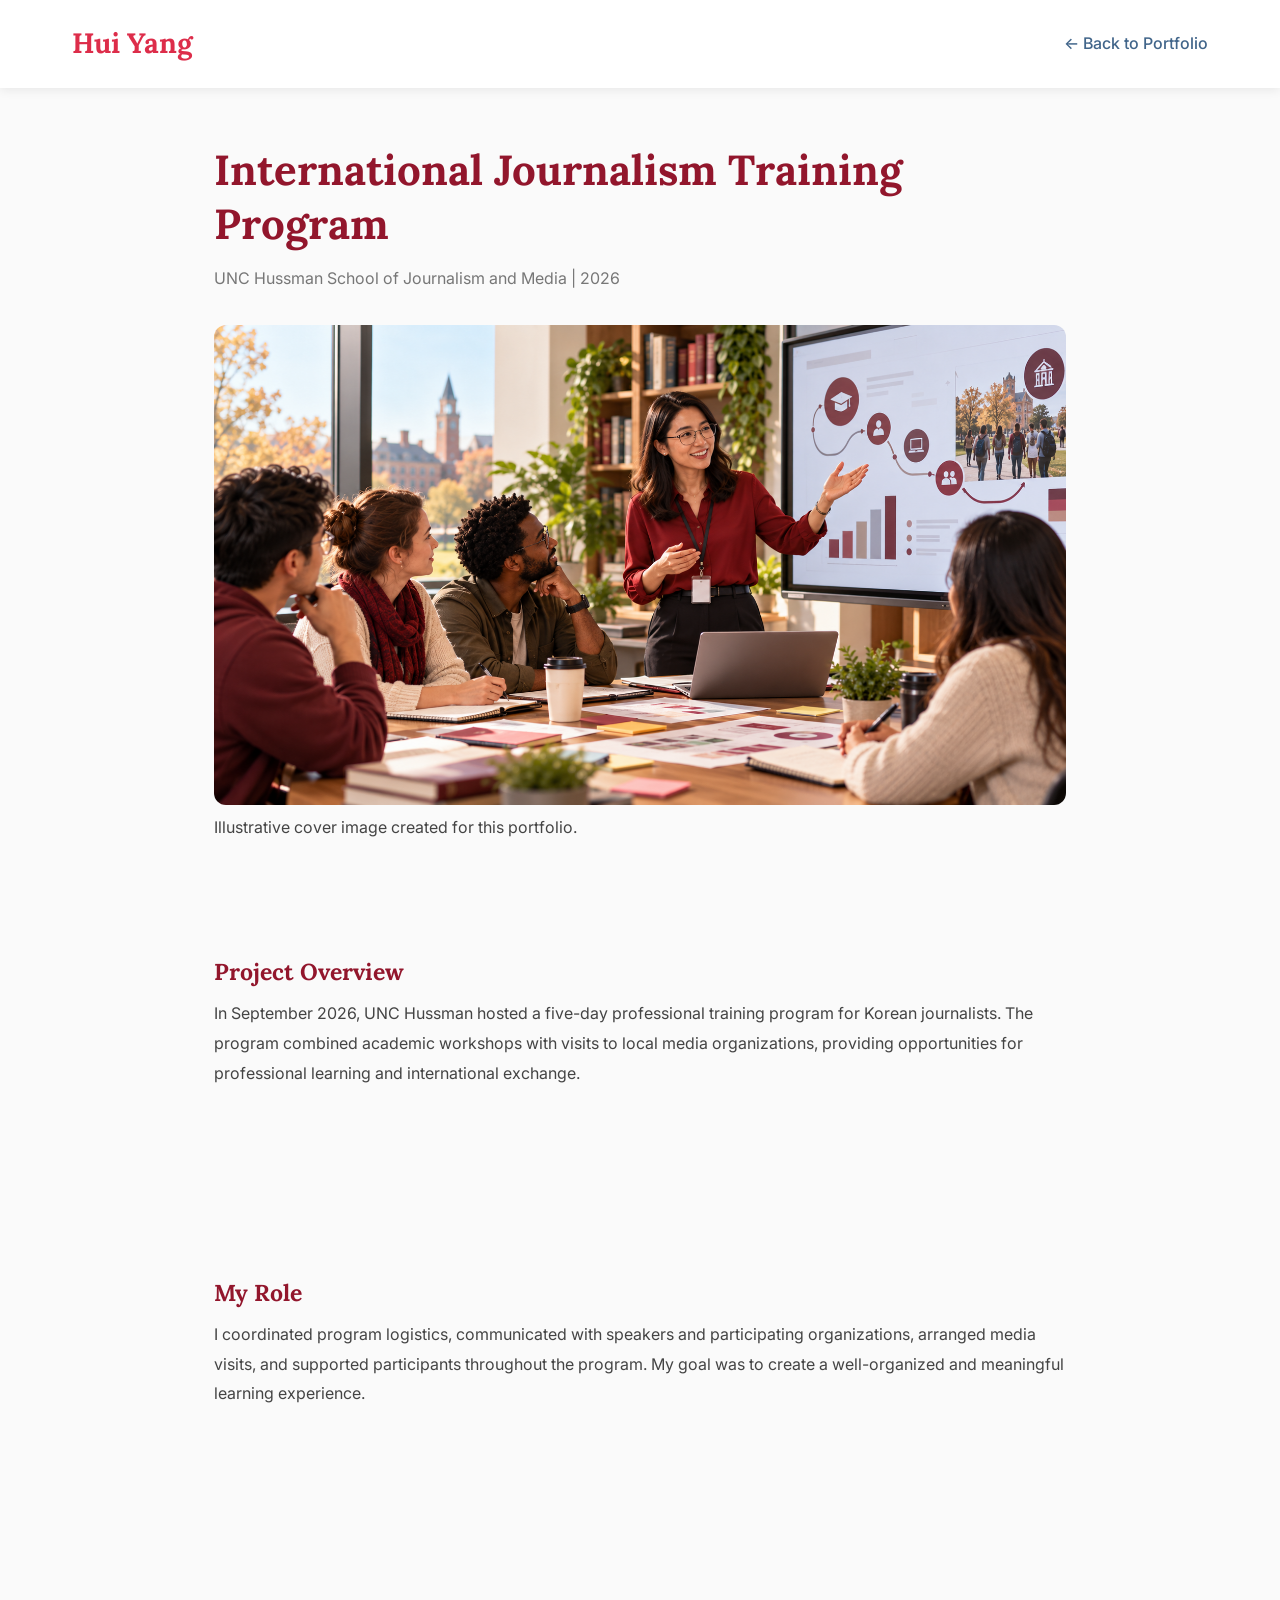
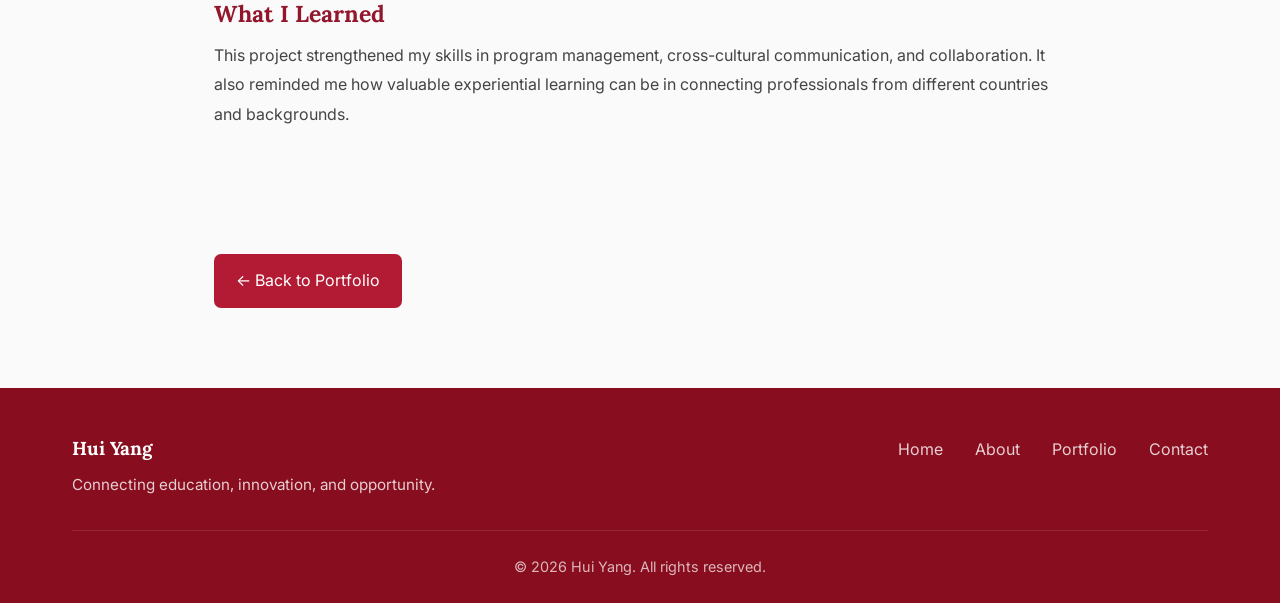
<file: project-report-1.html>
<!DOCTYPE html>
<html lang="en">
<head>
    <meta charset="UTF-8">
    <meta name="viewport" content="width=device-width, initial-scale=1.0">

    <title>International Journalism Training Program - Hui Yang</title>

    <link rel="stylesheet" href="styles.css">

    <link rel="preconnect" href="https://fonts.googleapis.com">
    <link rel="preconnect" href="https://fonts.gstatic.com" crossorigin>
    <link href="https://fonts.googleapis.com/css2?family=Lora:wght@400;600;700&family=Inter:wght@300;400;500;600;700&display=swap" rel="stylesheet">

    <style>
        .simple-report {
            max-width: 900px;
            margin: 55px auto 80px;
            padding: 0 24px;
        }

        .simple-report h1 {
            font-family: 'Lora', serif;
            color: #92162c;
            font-size: clamp(30px, 4vw, 42px);
            line-height: 1.3;
            margin-bottom: 12px;
        }

        .simple-report .subtitle {
            color: #777;
            margin-bottom: 32px;
            font-size: 16px;
        }

        .simple-report img {
            width: 100%;
            height: auto;
            display: block;
            border-radius: 12px;
            margin-bottom: 8px;
        }

        .image-caption {
            color: #777;
            font-size: 13px;
            margin-bottom: 35px;
        }

        .simple-report section {
            margin-bottom: 30px;
        }

        .simple-report h2 {
            font-family: 'Lora', serif;
            color: #92162c;
            font-size: 23px;
            margin-bottom: 12px;
        }

        .simple-report p {
            font-family: 'Inter', sans-serif;
            font-size: 16px;
            line-height: 1.85;
            color: #444;
        }

        .report-back {
            display: inline-block;
            margin-top: 15px;
            padding: 13px 22px;
            background: #b31b34;
            color: white;
            text-decoration: none;
            border-radius: 7px;
        }

        .report-back:hover {
            background: #92162c;
            color: white;
        }
    </style>
</head>

<body>

    <!-- Navigation -->
    <nav class="navbar">
        <div class="nav-container">

            <a href="index.html" class="logo">Hui Yang</a>

            <a href="portfolio.html" class="back-link">
                &larr; Back to Portfolio
            </a>

        </div>
    </nav>


    <!-- Project Content -->
    <main class="simple-report">

        <h1>International Journalism Training Program</h1>

        <p class="subtitle">
            UNC Hussman School of Journalism and Media | 2026
        </p>


        <!-- Project Image -->
        <img
            src="images/kpf-training.png.png"
            alt="Illustration of an international journalism workshop"
        >

        <p class="image-caption">
            Illustrative cover image created for this portfolio.
        </p>


        <!-- Project Overview -->
        <section>
            <h2>Project Overview</h2>

            <p>
                In September 2026, UNC Hussman hosted a
                five-day professional training program
                for Korean journalists. The program combined
                academic workshops with visits to local
                media organizations, providing opportunities
                for professional learning and international
                exchange.
            </p>
        </section>


        <!-- My Role -->
        <section>
            <h2>My Role</h2>

            <p>
                I coordinated program logistics,
                communicated with speakers and
                participating organizations, arranged
                media visits, and supported participants
                throughout the program. My goal was to
                create a well-organized and meaningful
                learning experience.
            </p>
        </section>


        <!-- Reflection -->
        <section>
            <h2>What I Learned</h2>

            <p>
                This project strengthened my skills in
                program management, cross-cultural
                communication, and collaboration.
                It also reminded me how valuable
                experiential learning can be in
                connecting professionals from
                different countries and backgrounds.
            </p>
        </section>


        <!-- Back Button -->
        <a href="portfolio.html" class="report-back">
            &larr; Back to Portfolio
        </a>

    </main>


    <!-- Footer -->
    <footer class="footer">
        <div class="container">

            <div class="footer-content">

                <div class="footer-left">
                    <h3>Hui Yang</h3>
                    <p>
                        Connecting education, innovation,
                        and opportunity.
                    </p>
                </div>

                <div class="footer-links">
                    <a href="index.html">Home</a>
                    <a href="about.html">About</a>
                    <a href="portfolio.html">Portfolio</a>
                    <a href="contact.html">Contact</a>
                </div>

            </div>

            <div class="footer-bottom">
                <p>
                    &copy; 2026 Hui Yang.
                    All rights reserved.
                </p>
            </div>

        </div>
    </footer>

</body>
</html>
</file>
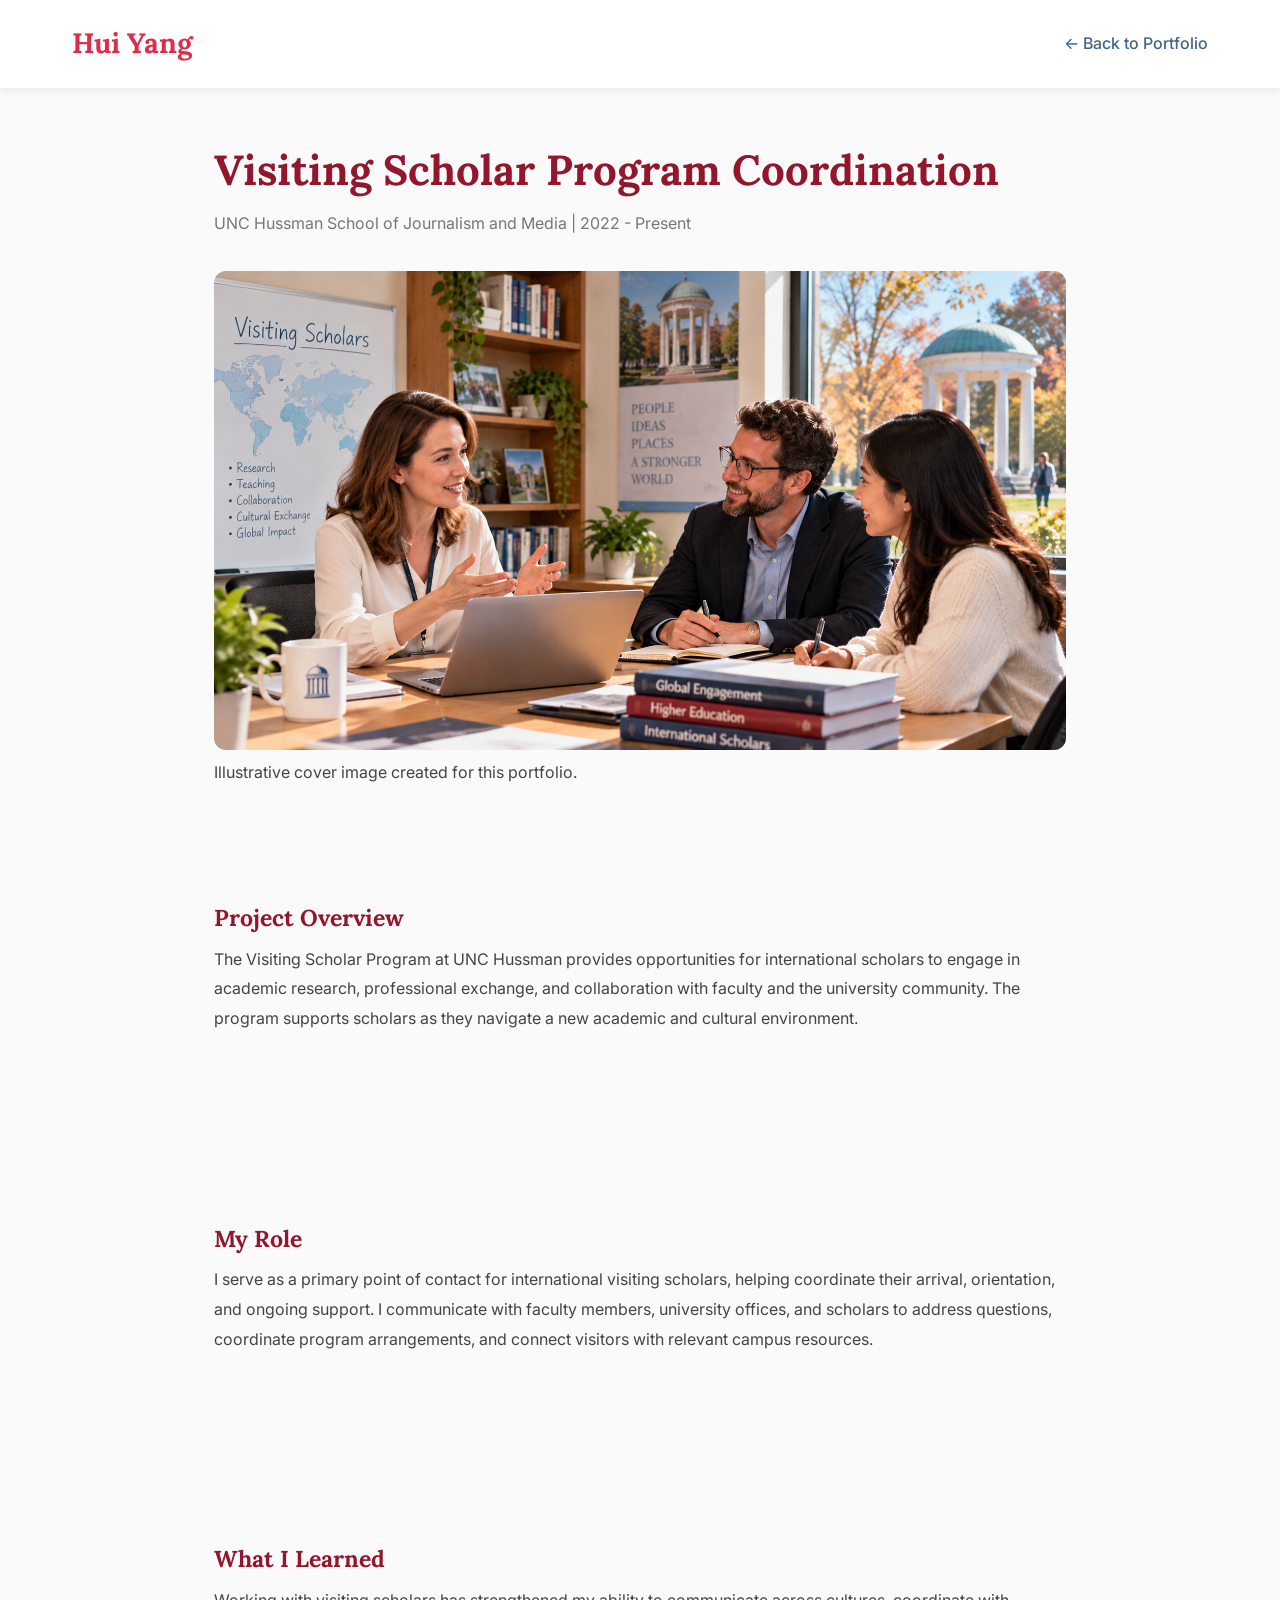
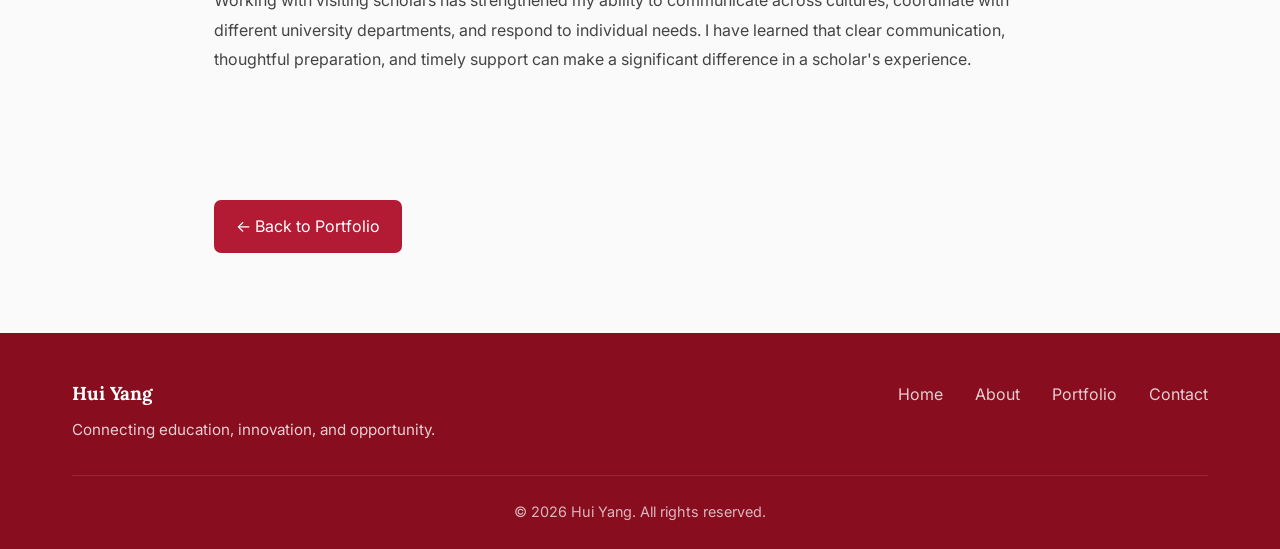
<file: project-report-2.html>
<!DOCTYPE html>
<html lang="en">

<head>
    <meta charset="UTF-8">
    <meta name="viewport" content="width=device-width, initial-scale=1.0">

    <title>Visiting Scholar Program Coordination - Hui Yang</title>

    <link rel="stylesheet" href="styles.css">

    <link rel="preconnect" href="https://fonts.googleapis.com">
    <link rel="preconnect" href="https://fonts.gstatic.com" crossorigin>

    <link href="https://fonts.googleapis.com/css2?family=Lora:wght@400;600;700&family=Inter:wght@300;400;500;600;700&display=swap" rel="stylesheet">

    <style>
        .simple-report {
            max-width: 900px;
            margin: 55px auto 80px;
            padding: 0 24px;
        }

        .simple-report h1 {
            font-family: 'Lora', serif;
            color: #92162c;
            font-size: clamp(30px, 4vw, 42px);
            line-height: 1.3;
            margin-bottom: 12px;
        }

        .simple-report .subtitle {
            color: #777;
            margin-bottom: 32px;
            font-size: 16px;
        }

        .simple-report img {
            width: 100%;
            height: auto;
            display: block;
            border-radius: 12px;
            margin-bottom: 8px;
        }

        .image-caption {
            color: #777;
            font-size: 13px;
            margin-bottom: 35px;
        }

        .simple-report section {
            margin-bottom: 30px;
        }

        .simple-report h2 {
            font-family: 'Lora', serif;
            color: #92162c;
            font-size: 23px;
            margin-bottom: 12px;
        }

        .simple-report p {
            font-family: 'Inter', sans-serif;
            font-size: 16px;
            line-height: 1.85;
            color: #444;
        }

        .report-back {
            display: inline-block;
            margin-top: 15px;
            padding: 13px 22px;
            background: #b31b34;
            color: white;
            text-decoration: none;
            border-radius: 7px;
        }

        .report-back:hover {
            background: #92162c;
            color: white;
        }
    </style>
</head>

<body>

    <!-- Navigation -->
    <nav class="navbar">
        <div class="nav-container">

            <a href="index.html" class="logo">Hui Yang</a>

            <a href="portfolio.html" class="back-link">
                &larr; Back to Portfolio
            </a>

        </div>
    </nav>


    <!-- Project Content -->
    <main class="simple-report">

        <h1>Visiting Scholar Program Coordination</h1>

        <p class="subtitle">
            UNC Hussman School of Journalism and Media |
            2022 - Present
        </p>


        <!-- Project Image -->
        <img
            src="images/vis.png"
            alt="Illustration of an international visiting scholar meeting"
        >

        <p class="image-caption">
            Illustrative cover image created for this portfolio.
        </p>


        <!-- Project Overview -->
        <section>
            <h2>Project Overview</h2>

            <p>
                The Visiting Scholar Program at UNC Hussman
                provides opportunities for international
                scholars to engage in academic research,
                professional exchange, and collaboration
                with faculty and the university community.
                The program supports scholars as they
                navigate a new academic and cultural
                environment.
            </p>
        </section>


        <!-- My Role -->
        <section>
            <h2>My Role</h2>

            <p>
                I serve as a primary point of contact
                for international visiting scholars,
                helping coordinate their arrival,
                orientation, and ongoing support.
                I communicate with faculty members,
                university offices, and scholars to
                address questions, coordinate program
                arrangements, and connect visitors
                with relevant campus resources.
            </p>
        </section>


        <!-- Reflection -->
        <section>
            <h2>What I Learned</h2>

            <p>
                Working with visiting scholars has
                strengthened my ability to communicate
                across cultures, coordinate with
                different university departments,
                and respond to individual needs.
                I have learned that clear communication,
                thoughtful preparation, and timely
                support can make a significant
                difference in a scholar's experience.
            </p>
        </section>


        <!-- Back Button -->
        <a href="portfolio.html" class="report-back">
            &larr; Back to Portfolio
        </a>

    </main>


    <!-- Footer -->
    <footer class="footer">

        <div class="container">

            <div class="footer-content">

                <div class="footer-left">
                    <h3>Hui Yang</h3>

                    <p>
                        Connecting education, innovation,
                        and opportunity.
                    </p>
                </div>

                <div class="footer-links">
                    <a href="index.html">Home</a>
                    <a href="about.html">About</a>
                    <a href="portfolio.html">Portfolio</a>
                    <a href="contact.html">Contact</a>
                </div>

            </div>

            <div class="footer-bottom">
                <p>
                    &copy; 2026 Hui Yang.
                    All rights reserved.
                </p>
            </div>

        </div>
    </footer>

</body>
</html>
</file>
<file: styles.css>
/* ===========================
   COLOR PALETTE & VARIABLES
   =========================== */

:root {
    /* Color Palette */
    --raspberry: #dd2d4a;
    --carrot-orange: #e89005;
    --baltic-blue: #41658a;
    --crushed-berry: #880d1e;
    --frosted-mint: #dceed1;
    --golden-apricot: #df9a57;
    --hunter-green: #436436;
    
    /* Functional Colors */
    --primary: var(--raspberry);
    --secondary: var(--baltic-blue);
    --accent: var(--carrot-orange);
    --dark: var(--crushed-berry);
    --light: var(--frosted-mint);
    --text-dark: #2a2a2a;
    --text-light: #666;
    --white: #ffffff;
    --background: #fafafa;
    
    /* Typography */
    --font-headline: 'Lora', serif;
    --font-body: 'Inter', sans-serif;
    
    /* Spacing */
    --container-width: 1200px;
    --section-spacing: 5rem;
}

/* ===========================
   RESET & BASE STYLES
   =========================== */

* {
    margin: 0;
    padding: 0;
    box-sizing: border-box;
}

html {
    scroll-behavior: smooth;
    font-size: 16px;
}

body {
    font-family: var(--font-body);
    color: var(--text-dark);
    background-color: var(--background);
    line-height: 1.7;
}

h1, h2, h3, h4, h5, h6 {
    font-family: var(--font-headline);
    color: var(--dark);
    line-height: 1.3;
    font-weight: 700;
}

a {
    text-decoration: none;
    color: inherit;
    transition: all 0.3s ease;
}

img {
    max-width: 100%;
    height: auto;
}

.container {
    max-width: var(--container-width);
    margin: 0 auto;
    padding: 0 2rem;
}

/* ===========================
   NAVIGATION
   =========================== */

.navbar {
    background-color: var(--white);
    padding: 1.25rem 0;
    box-shadow: 0 2px 10px rgba(0,0,0,0.08);
    position: sticky;
    top: 0;
    z-index: 1000;
}

.nav-container {
    max-width: var(--container-width);
    margin: 0 auto;
    padding: 0 2rem;
    display: flex;
    justify-content: space-between;
    align-items: center;
}

.logo {
    font-family: var(--font-headline);
    font-size: 1.75rem;
    font-weight: 700;
    color: var(--primary);
}

.logo:hover {
    color: var(--accent);
}

.nav-menu {
    display: flex;
    list-style: none;
    gap: 2.5rem;
}

.nav-menu a {
    font-weight: 500;
    color: var(--text-dark);
    position: relative;
}

.nav-menu a::after {
    content: '';
    position: absolute;
    bottom: -5px;
    left: 0;
    width: 0;
    height: 3px;
    background: linear-gradient(90deg, var(--primary), var(--accent));
    transition: width 0.3s;
}

.nav-menu a:hover::after,
.nav-menu a.active::after {
    width: 100%;
}

.back-link {
    color: var(--secondary);
    font-weight: 500;
}

.back-link:hover {
    color: var(--primary);
}

/* ===========================
   HERO SECTION
   =========================== */

.hero {
    min-height: 85vh;
    display: flex;
    align-items: center;
    justify-content: center;
    position: relative;
    overflow: hidden;
    background: linear-gradient(135deg, var(--frosted-mint) 0%, var(--white) 100%);
    padding: 4rem 2rem;
}

.hero-content {
    text-align: center;
    max-width: 800px;
    z-index: 10;
}

.hero-badge {
    display: inline-block;
    background-color: var(--primary);
    color: var(--white);
    padding: 0.5rem 1.5rem;
    border-radius: 50px;
    font-size: 0.9rem;
    font-weight: 600;
    margin-bottom: 2rem;
    animation: fadeInDown 0.8s ease;
}

.hero-title {
    font-size: 4rem;
    margin-bottom: 1.5rem;
    color: var(--dark);
    animation: fadeInUp 0.8s ease 0.2s backwards;
}

.hero-title .highlight {
    color: var(--primary);
    position: relative;
}

.hero-description {
    font-size: 1.3rem;
    color: var(--text-light);
    margin-bottom: 2.5rem;
    line-height: 1.8;
    animation: fadeInUp 0.8s ease 0.4s backwards;
}

.hero-buttons {
    display: flex;
    gap: 1.5rem;
    justify-content: center;
    flex-wrap: wrap;
    animation: fadeInUp 0.8s ease 0.6s backwards;
}

/* Hero Decorations */
.hero-decoration {
    position: absolute;
    width: 100%;
    height: 100%;
    top: 0;
    left: 0;
    pointer-events: none;
    overflow: hidden;
}

.decoration-circle {
    position: absolute;
    border-radius: 50%;
    opacity: 0.15;
}

.circle-1 {
    width: 300px;
    height: 300px;
    background: var(--primary);
    top: -100px;
    right: -50px;
}

.circle-2 {
    width: 200px;
    height: 200px;
    background: var(--accent);
    bottom: 10%;
    left: -50px;
}

.circle-3 {
    width: 150px;
    height: 150px;
    background: var(--secondary);
    top: 50%;
    right: 10%;
}

/* ===========================
   BUTTONS
   =========================== */

.btn {
    display: inline-block;
    padding: 1rem 2.5rem;
    font-weight: 600;
    border-radius: 8px;
    transition: all 0.3s ease;
    cursor: pointer;
    border: 2px solid transparent;
    font-family: var(--font-body);
}

.btn-primary {
    background-color: var(--primary);
    color: var(--white);
    border-color: var(--primary);
}

.btn-primary:hover {
    background-color: var(--crushed-berry);
    border-color: var(--crushed-berry);
    transform: translateY(-2px);
    box-shadow: 0 5px 15px rgba(221, 45, 74, 0.3);
}

.btn-secondary {
    background-color: transparent;
    color: var(--secondary);
    border-color: var(--secondary);
}

.btn-secondary:hover {
    background-color: var(--secondary);
    color: var(--white);
}

.btn-light {
    background-color: var(--white);
    color: var(--primary);
    border-color: var(--white);
}

.btn-light:hover {
    background-color: transparent;
    border-color: var(--white);
    color: var(--white);
}

.btn-small {
    padding: 0.6rem 1.5rem;
    font-size: 0.95rem;
}

.btn-full {
    width: 100%;
}

/* ===========================
   SECTION STYLES
   =========================== */

section {
    padding: var(--section-spacing) 0;
}

.section-title {
    font-size: 3rem;
    text-align: center;
    margin-bottom: 1rem;
    color: var(--dark);
}

.section-subtitle {
    text-align: center;
    font-size: 1.2rem;
    color: var(--text-light);
    margin-bottom: 3rem;
}

.section-description {
    text-align: center;
    font-size: 1.15rem;
    color: var(--text-light);
    max-width: 700px;
    margin: 0 auto 3rem;
}

/* ===========================
   HIGHLIGHTS SECTION
   =========================== */

.highlights {
    background-color: var(--white);
}

.highlights-grid {
    display: grid;
    grid-template-columns: repeat(auto-fit, minmax(260px, 1fr));
    gap: 2rem;
    margin-top: 3rem;
}

.highlight-card {
    background: linear-gradient(135deg, var(--white) 0%, var(--frosted-mint) 100%);
    padding: 2.5rem;
    border-radius: 16px;
    text-align: center;
    transition: all 0.3s ease;
    border: 2px solid transparent;
}

.highlight-card:hover {
    transform: translateY(-10px);
    box-shadow: 0 15px 35px rgba(0,0,0,0.1);
}

.card-1:hover { border-color: var(--primary); }
.card-2:hover { border-color: var(--accent); }
.card-3:hover { border-color: var(--secondary); }
.card-4:hover { border-color: var(--hunter-green); }

.card-icon {
    font-size: 3.5rem;
    margin-bottom: 1.5rem;
}

.highlight-card h3 {
    font-size: 1.5rem;
    margin-bottom: 1rem;
    color: var(--dark);
}

.highlight-card p {
    color: var(--text-light);
    line-height: 1.6;
}

/* ===========================
   FEATURED PROJECTS PREVIEW
   =========================== */

.featured-projects {
    background-color: var(--background);
}

.projects-preview {
    display: grid;
    grid-template-columns: repeat(auto-fit, minmax(450px, 1fr));
    gap: 3rem;
    margin-top: 3rem;
}

.project-preview {
    background-color: var(--white);
    border-radius: 16px;
    overflow: hidden;
    box-shadow: 0 5px 20px rgba(0,0,0,0.08);
    transition: all 0.3s ease;
}

.project-preview:hover {
    transform: translateY(-8px);
    box-shadow: 0 15px 40px rgba(0,0,0,0.12);
}

.project-preview-image {
    height: 250px;
    background: linear-gradient(135deg, var(--primary), var(--accent));
    display: flex;
    align-items: center;
    justify-content: center;
}

.preview-placeholder {
    font-size: 2rem;
    color: var(--white);
    font-weight: 700;
    opacity: 0.7;
}

.project-preview-content {
    padding: 2rem;
}

.project-category {
    display: inline-block;
    background-color: var(--frosted-mint);
    color: var(--hunter-green);
    padding: 0.4rem 1rem;
    border-radius: 20px;
    font-size: 0.85rem;
    font-weight: 600;
    margin-bottom: 1rem;
}

.project-preview-content h3 {
    font-size: 1.75rem;
    margin-bottom: 1rem;
}

.project-preview-content p {
    color: var(--text-light);
    margin-bottom: 1.5rem;
}

.link-arrow {
    color: var(--primary);
    font-weight: 600;
}

.link-arrow:hover {
    color: var(--accent);
}

/* ===========================
   PAGE HEADER
   =========================== */

.page-header {
    background: linear-gradient(135deg, var(--primary) 0%, var(--crushed-berry) 100%);
    color: var(--white);
    padding: 5rem 2rem 4rem;
    text-align: center;
}

.page-title {
    font-size: 3.5rem;
    color: var(--white);
    margin-bottom: 1rem;
}

.page-description {
    font-size: 1.3rem;
    opacity: 0.95;
}

/* ===========================
   ABOUT PAGE
   =========================== */

.about-content {
    padding: 4rem 0;
}

.about-grid {
    display: grid;
    grid-template-columns: 1fr 2fr;
    gap: 4rem;
    align-items: start;
}

.about-visual {
    position: sticky;
    top: 100px;
}

.profile-placeholder {
    width: 100%;
    aspect-ratio: 1;
    background: linear-gradient(135deg, var(--frosted-mint), var(--white));
    border-radius: 16px;
    display: flex;
    align-items: center;
    justify-content: center;
    font-size: 1.2rem;
    color: var(--text-light);
    border: 3px solid var(--primary);
    margin-bottom: 2rem;
}

.about-stats {
    display: grid;
    grid-template-columns: 1fr 1fr;
    gap: 1rem;
}

.stat-box {
    background-color: var(--white);
    padding: 1.5rem;
    border-radius: 12px;
    text-align: center;
    box-shadow: 0 3px 15px rgba(0,0,0,0.08);
}

.stat-number {
    display: block;
    font-family: var(--font-headline);
    font-size: 2rem;
    font-weight: 700;
    color: var(--primary);
    margin-bottom: 0.5rem;
}

.stat-label {
    display: block;
    font-size: 0.9rem;
    color: var(--text-light);
}

.about-text h2 {
    font-size: 2.5rem;
    margin-bottom: 1.5rem;
}

.about-text .lead {
    font-size: 1.3rem;
    color: var(--secondary);
    font-weight: 500;
    margin-bottom: 1.5rem;
    line-height: 1.7;
}

.about-text p {
    margin-bottom: 1.5rem;
    font-size: 1.05rem;
    line-height: 1.8;
}

/* ===========================
   SKILLS SECTION
   =========================== */

.skills-section {
    background-color: var(--white);
}

.skills-categories {
    display: grid;
    grid-template-columns: repeat(auto-fit, minmax(300px, 1fr));
    gap: 3rem;
    margin-top: 3rem;
}

.skill-category h3 {
    font-size: 1.5rem;
    margin-bottom: 1.5rem;
    color: var(--primary);
}

.skill-tags {
    display: flex;
    flex-wrap: wrap;
    gap: 0.75rem;
}

.skill-tag {
    background-color: var(--frosted-mint);
    color: var(--hunter-green);
    padding: 0.6rem 1.2rem;
    border-radius: 25px;
    font-size: 0.95rem;
    font-weight: 500;
    transition: all 0.3s;
    border: 2px solid transparent;
}

.skill-tag:hover {
    background-color: var(--primary);
    color: var(--white);
    border-color: var(--primary);
}

/* ===========================
   TIMELINE
   =========================== */

.timeline-section {
    background-color: var(--background);
}

.timeline {
    max-width: 800px;
    margin: 3rem auto 0;
    position: relative;
}

.timeline::before {
    content: '';
    position: absolute;
    left: 30px;
    top: 0;
    bottom: 0;
    width: 3px;
    background: linear-gradient(180deg, var(--primary), var(--accent));
}

.timeline-item {
    position: relative;
    padding-left: 80px;
    margin-bottom: 3rem;
}

.timeline-dot {
    position: absolute;
    left: 18px;
    top: 0;
    width: 25px;
    height: 25px;
    background-color: var(--primary);
    border-radius: 50%;
    border: 4px solid var(--white);
    box-shadow: 0 0 0 3px var(--frosted-mint);
}

.timeline-content {
    background-color: var(--white);
    padding: 2rem;
    border-radius: 12px;
    box-shadow: 0 3px 15px rgba(0,0,0,0.08);
}

.timeline-date {
    display: inline-block;
    background-color: var(--frosted-mint);
    color: var(--hunter-green);
    padding: 0.4rem 1rem;
    border-radius: 20px;
    font-size: 0.85rem;
    font-weight: 600;
    margin-bottom: 1rem;
}

.timeline-content h3 {
    font-size: 1.4rem;
    margin-bottom: 0.75rem;
}

.timeline-content p {
    color: var(--text-light);
    line-height: 1.6;
}

/* ===========================
   PORTFOLIO PAGE
   =========================== */

.portfolio-section {
    background-color: var(--background);
}

.portfolio-grid {
    display: grid;
    grid-template-columns: repeat(auto-fit, minmax(450px, 1fr));
    gap: 2.5rem;
    margin-top: 3rem;
}

.portfolio-card {
    background-color: var(--white);
    border-radius: 16px;
    overflow: hidden;
    box-shadow: 0 5px 20px rgba(0,0,0,0.08);
    transition: all 0.3s ease;
}

.portfolio-card:hover {
    transform: translateY(-8px);
    box-shadow: 0 15px 40px rgba(0,0,0,0.15);
}

.portfolio-card.featured {
    border: 3px solid var(--primary);
}

.portfolio-image {
    height: 260px;
    background: linear-gradient(135deg, var(--secondary), var(--primary));
    display: flex;
    align-items: center;
    justify-content: center;
    position: relative;
}

.image-placeholder {
    font-size: 1.5rem;
    color: var(--white);
    font-weight: 600;
    opacity: 0.7;
}

.project-badge {
    position: absolute;
    top: 1rem;
    right: 1rem;
    background-color: var(--accent);
    color: var(--white);
    padding: 0.4rem 1rem;
    border-radius: 20px;
    font-size: 0.85rem;
    font-weight: 600;
}

.portfolio-content {
    padding: 2rem;
}

.project-meta {
    display: block;
    color: var(--text-light);
    font-size: 0.9rem;
    margin-bottom: 0.75rem;
    font-weight: 500;
}

.portfolio-content h3 {
    font-size: 1.75rem;
    margin-bottom: 1rem;
}

.portfolio-content p {
    color: var(--text-light);
    margin-bottom: 1.5rem;
    line-height: 1.7;
}

.project-tags {
    display: flex;
    flex-wrap: wrap;
    gap: 0.75rem;
    margin-bottom: 1.5rem;
}

.project-tags span {
    background-color: var(--frosted-mint);
    color: var(--hunter-green);
    padding: 0.4rem 1rem;
    border-radius: 20px;
    font-size: 0.85rem;
    font-weight: 500;
}

/* ===========================
   CONTACT PAGE
   =========================== */

.contact-section {
    background-color: var(--background);
}

.contact-grid {
    display: grid;
    grid-template-columns: 1fr 1.5fr;
    gap: 4rem;
    margin-top: 3rem;
}

.contact-info-panel,
.contact-form-panel {
    background-color: var(--white);
    padding: 3rem;
    border-radius: 16px;
    box-shadow: 0 5px 20px rgba(0,0,0,0.08);
}

.contact-info-panel h2,
.contact-form-panel h2 {
    font-size: 2rem;
    margin-bottom: 1rem;
}

.contact-info-panel p {
    color: var(--text-light);
    margin-bottom: 2rem;
    line-height: 1.7;
}

.contact-methods {
    display: flex;
    flex-direction: column;
    gap: 1.5rem;
    margin-bottom: 2rem;
}

.contact-item {
    display: flex;
    gap: 1.5rem;
    align-items: start;
}

.contact-icon {
    font-size: 2rem;
    flex-shrink: 0;
}

.contact-details h4 {
    font-size: 1.1rem;
    margin-bottom: 0.5rem;
}

.contact-details a {
    color: var(--primary);
}

.contact-details a:hover {
    color: var(--accent);
    text-decoration: underline;
}

.availability {
    background-color: var(--frosted-mint);
    padding: 1.5rem;
    border-radius: 12px;
    border-left: 4px solid var(--hunter-green);
}

.availability h4 {
    margin-bottom: 0.5rem;
}

.availability p {
    margin: 0;
    color: var(--hunter-green);
    font-weight: 500;
}

/* Contact Form */
.form-instruction {
    font-size: 0.9rem;
    color: var(--text-light);
    margin-bottom: 2rem;
    font-style: italic;
}

.form-group {
    margin-bottom: 1.5rem;
}

.form-group label {
    display: block;
    margin-bottom: 0.5rem;
    font-weight: 600;
    color: var(--dark);
}

.form-group input,
.form-group textarea {
    width: 100%;
    padding: 0.9rem;
    border: 2px solid #e0e0e0;
    border-radius: 8px;
    font-family: var(--font-body);
    font-size: 1rem;
    transition: border-color 0.3s;
}

.form-group input:focus,
.form-group textarea:focus {
    outline: none;
    border-color: var(--primary);
}

.form-group textarea {
    resize: vertical;
}

/* ===========================
   PROJECT REPORT PAGES
   =========================== */

.report-header {
    background: linear-gradient(135deg, var(--secondary) 0%, var(--primary) 100%);
    color: var(--white);
    padding: 5rem 2rem 3rem;
    text-align: center;
}

.report-category {
    display: inline-block;
    background-color: rgba(255,255,255,0.2);
    padding: 0.5rem 1.5rem;
    border-radius: 25px;
    font-size: 0.9rem;
    font-weight: 600;
    margin-bottom: 1.5rem;
}

.report-title {
    font-size: 3.5rem;
    color: var(--white);
    margin-bottom: 1rem;
}

.report-subtitle {
    font-size: 1.3rem;
    opacity: 0.95;
    margin-bottom: 2.5rem;
}

.report-meta {
    display: flex;
    justify-content: center;
    gap: 3rem;
    flex-wrap: wrap;
}

.meta-item {
    display: flex;
    flex-direction: column;
    align-items: center;
}

.meta-label {
    font-size: 0.9rem;
    opacity: 0.9;
    margin-bottom: 0.3rem;
}

.meta-value {
    font-size: 1.1rem;
    font-weight: 600;
}

/* Report Content Layout */
.report-content {
    background-color: var(--background);
    padding: 4rem 0;
}

.report-layout {
    display: grid;
    grid-template-columns: 2.5fr 1fr;
    gap: 3rem;
    align-items: start;
}

.report-main {
    background-color: var(--white);
    padding: 3rem;
    border-radius: 16px;
    box-shadow: 0 3px 20px rgba(0,0,0,0.08);
}

.report-section {
    margin-bottom: 3rem;
}

.report-section:last-child {
    margin-bottom: 0;
}

.section-heading {
    font-size: 2rem;
    color: var(--primary);
    margin-bottom: 1.5rem;
    padding-bottom: 0.75rem;
    border-bottom: 3px solid var(--frosted-mint);
}

.report-section h3 {
    font-size: 1.4rem;
    margin: 2rem 0 1rem;
    color: var(--secondary);
}

.report-section h4 {
    font-size: 1.1rem;
    margin: 1.5rem 0 0.75rem;
    color: var(--dark);
}

.report-section p {
    margin-bottom: 1rem;
    line-height: 1.8;
    color: var(--text-light);
}

.report-section ul,
.report-section ol {
    margin-left: 2rem;
    margin-bottom: 1.5rem;
}

.report-section li {
    margin-bottom: 0.75rem;
    line-height: 1.7;
    color: var(--text-light);
}

.objectives-list {
    list-style: none;
    margin-left: 0;
}

.objectives-list li {
    background-color: var(--frosted-mint);
    padding: 1rem 1.5rem;
    margin-bottom: 1rem;
    border-radius: 8px;
    border-left: 4px solid var(--primary);
}

/* Highlight Box */
.highlight-box {
    background: linear-gradient(135deg, var(--frosted-mint), var(--white));
    padding: 2rem;
    border-radius: 12px;
    border-left: 5px solid var(--accent);
    margin: 2rem 0;
}

.highlight-box h4 {
    color: var(--primary);
    margin-bottom: 1rem;
}

.highlight-box p {
    margin-bottom: 0;
}

/* Process Steps */
.process-steps {
    margin: 2rem 0;
}

.process-step {
    display: flex;
    gap: 1.5rem;
    margin-bottom: 2rem;
    align-items: start;
}

.step-number {
    background: linear-gradient(135deg, var(--primary), var(--accent));
    color: var(--white);
    width: 50px;
    height: 50px;
    border-radius: 50%;
    display: flex;
    align-items: center;
    justify-content: center;
    font-size: 1.5rem;
    font-weight: 700;
    flex-shrink: 0;
}

.step-content h4 {
    margin: 0 0 0.5rem 0;
}

.step-content p {
    margin: 0;
}

/* Results Grid */
.results-grid {
    display: grid;
    grid-template-columns: repeat(auto-fit, minmax(150px, 1fr));
    gap: 1.5rem;
    margin: 2rem 0;
}

.result-card {
    background: linear-gradient(135deg, var(--frosted-mint), var(--white));
    padding: 2rem;
    border-radius: 12px;
    text-align: center;
    border: 2px solid var(--primary);
}

.result-number {
    display: block;
    font-family: var(--font-headline);
    font-size: 2.5rem;
    font-weight: 700;
    color: var(--primary);
    margin-bottom: 0.5rem;
}

.result-label {
    display: block;
    font-size: 0.95rem;
    color: var(--text-light);
    font-weight: 500;
}

/* Report Sidebar */
.report-sidebar {
    position: sticky;
    top: 100px;
}

.sidebar-section {
    background-color: var(--white);
    padding: 2rem;
    border-radius: 12px;
    box-shadow: 0 3px 15px rgba(0,0,0,0.08);
    margin-bottom: 2rem;
}

.sidebar-section h3 {
    font-size: 1.3rem;
    margin-bottom: 1.5rem;
    color: var(--primary);
}

.details-list {
    display: flex;
    flex-direction: column;
    gap: 1rem;
}

.details-list dt {
    font-weight: 600;
    color: var(--dark);
    font-size: 0.9rem;
}

.details-list dd {
    color: var(--text-light);
    margin-left: 0;
    margin-bottom: 0.5rem;
}

.sidebar-tags {
    display: flex;
    flex-wrap: wrap;
    gap: 0.75rem;
}

.sidebar-tags span {
    background-color: var(--frosted-mint);
    color: var(--hunter-green);
    padding: 0.5rem 1rem;
    border-radius: 20px;
    font-size: 0.85rem;
    font-weight: 500;
}

.resource-list {
    list-style: none;
    padding: 0;
}

.resource-list li {
    margin-bottom: 0.75rem;
}

.resource-list a {
    color: var(--primary);
    font-weight: 500;
}

.resource-list a:hover {
    color: var(--accent);
    text-decoration: underline;
}

.sidebar-cta {
    background: linear-gradient(135deg, var(--primary), var(--accent));
    padding: 1.5rem;
    border-radius: 12px;
    text-align: center;
    color: var(--white);
}

.sidebar-cta p {
    margin-bottom: 1rem;
}

.sidebar-cta .btn-small {
    background-color: var(--white);
    color: var(--primary);
}

.sidebar-cta .btn-small:hover {
    background-color: var(--frosted-mint);
}

/* Project Navigation */
.project-navigation {
    background-color: var(--white);
    padding: 2rem 0;
    border-top: 1px solid #e0e0e0;
}

.nav-center {
    display: inline-block;
    color: var(--secondary);
    font-weight: 600;
    font-size: 1.1rem;
}

.nav-center:hover {
    color: var(--primary);
}

/* ===========================
   CTA SECTION
   =========================== */

.cta-section {
    background: linear-gradient(135deg, var(--primary) 0%, var(--accent) 100%);
    color: var(--white);
    text-align: center;
    padding: 5rem 2rem;
}

.cta-content h2 {
    font-size: 3rem;
    color: var(--white);
    margin-bottom: 1rem;
}

.cta-content p {
    font-size: 1.3rem;
    margin-bottom: 2.5rem;
    opacity: 0.95;
}

/* ===========================
   FOOTER
   =========================== */

.footer {
    background-color: var(--dark);
    color: var(--white);
    padding: 3rem 2rem 1.5rem;
}

.footer-content {
    display: flex;
    justify-content: space-between;
    align-items: start;
    margin-bottom: 2rem;
}

.footer-left h3 {
    color: var(--white);
    margin-bottom: 0.75rem;
}

.footer-left p {
    color: rgba(255,255,255,0.8);
    font-size: 0.95rem;
}

.footer-links {
    display: flex;
    gap: 2rem;
}

.footer-links a {
    color: rgba(255,255,255,0.8);
    transition: color 0.3s;
}

.footer-links a:hover {
    color: var(--accent);
}

.footer-bottom {
    border-top: 1px solid rgba(255,255,255,0.1);
    padding-top: 1.5rem;
    text-align: center;
}

.footer-bottom p {
    color: rgba(255,255,255,0.7);
    font-size: 0.9rem;
}

/* ===========================
   ANIMATIONS
   =========================== */

@keyframes fadeInUp {
    from {
        opacity: 0;
        transform: translateY(30px);
    }
    to {
        opacity: 1;
        transform: translateY(0);
    }
}

@keyframes fadeInDown {
    from {
        opacity: 0;
        transform: translateY(-20px);
    }
    to {
        opacity: 1;
        transform: translateY(0);
    }
}

/* ===========================
   RESPONSIVE DESIGN
   =========================== */

@media (max-width: 1024px) {
    .about-grid,
    .contact-grid,
    .report-layout {
        grid-template-columns: 1fr;
    }
    
    .about-visual,
    .report-sidebar {
        position: static;
    }
    
    .projects-preview,
    .portfolio-grid {
        grid-template-columns: 1fr;
    }
}

@media (max-width: 768px) {
    :root {
        --section-spacing: 3rem;
    }
    
    .nav-menu {
        gap: 1.5rem;
        font-size: 0.9rem;
    }
    
    .hero-title {
        font-size: 2.5rem;
    }
    
    .section-title,
    .page-title,
    .report-title {
        font-size: 2.5rem;
    }
    
    .cta-content h2 {
        font-size: 2rem;
    }
    
    .hero-buttons {
        flex-direction: column;
        width: 100%;
    }
    
    .btn {
        width: 100%;
    }
    
    .footer-content {
        flex-direction: column;
        gap: 2rem;
    }
    
    .footer-links {
        flex-direction: column;
        gap: 1rem;
    }
    
    .report-main {
        padding: 2rem 1.5rem;
    }
}

@media (max-width: 480px) {
    .hero {
        padding: 2rem 1rem;
    }
    
    .hero-title {
        font-size: 2rem;
    }
    
    .nav-menu {
        flex-wrap: wrap;
        justify-content: center;
    }
    
    .container {
        padding: 0 1.5rem;
    }
}
.project-image .project-photo {
    width: 100%;
    height: 100%;
    object-fit: cover;
    display: block;
}
.portfolio-image .project-photo {
    width: 100%;
    height: 100%;
    object-fit: cover;
    display: block;
}
</file>
